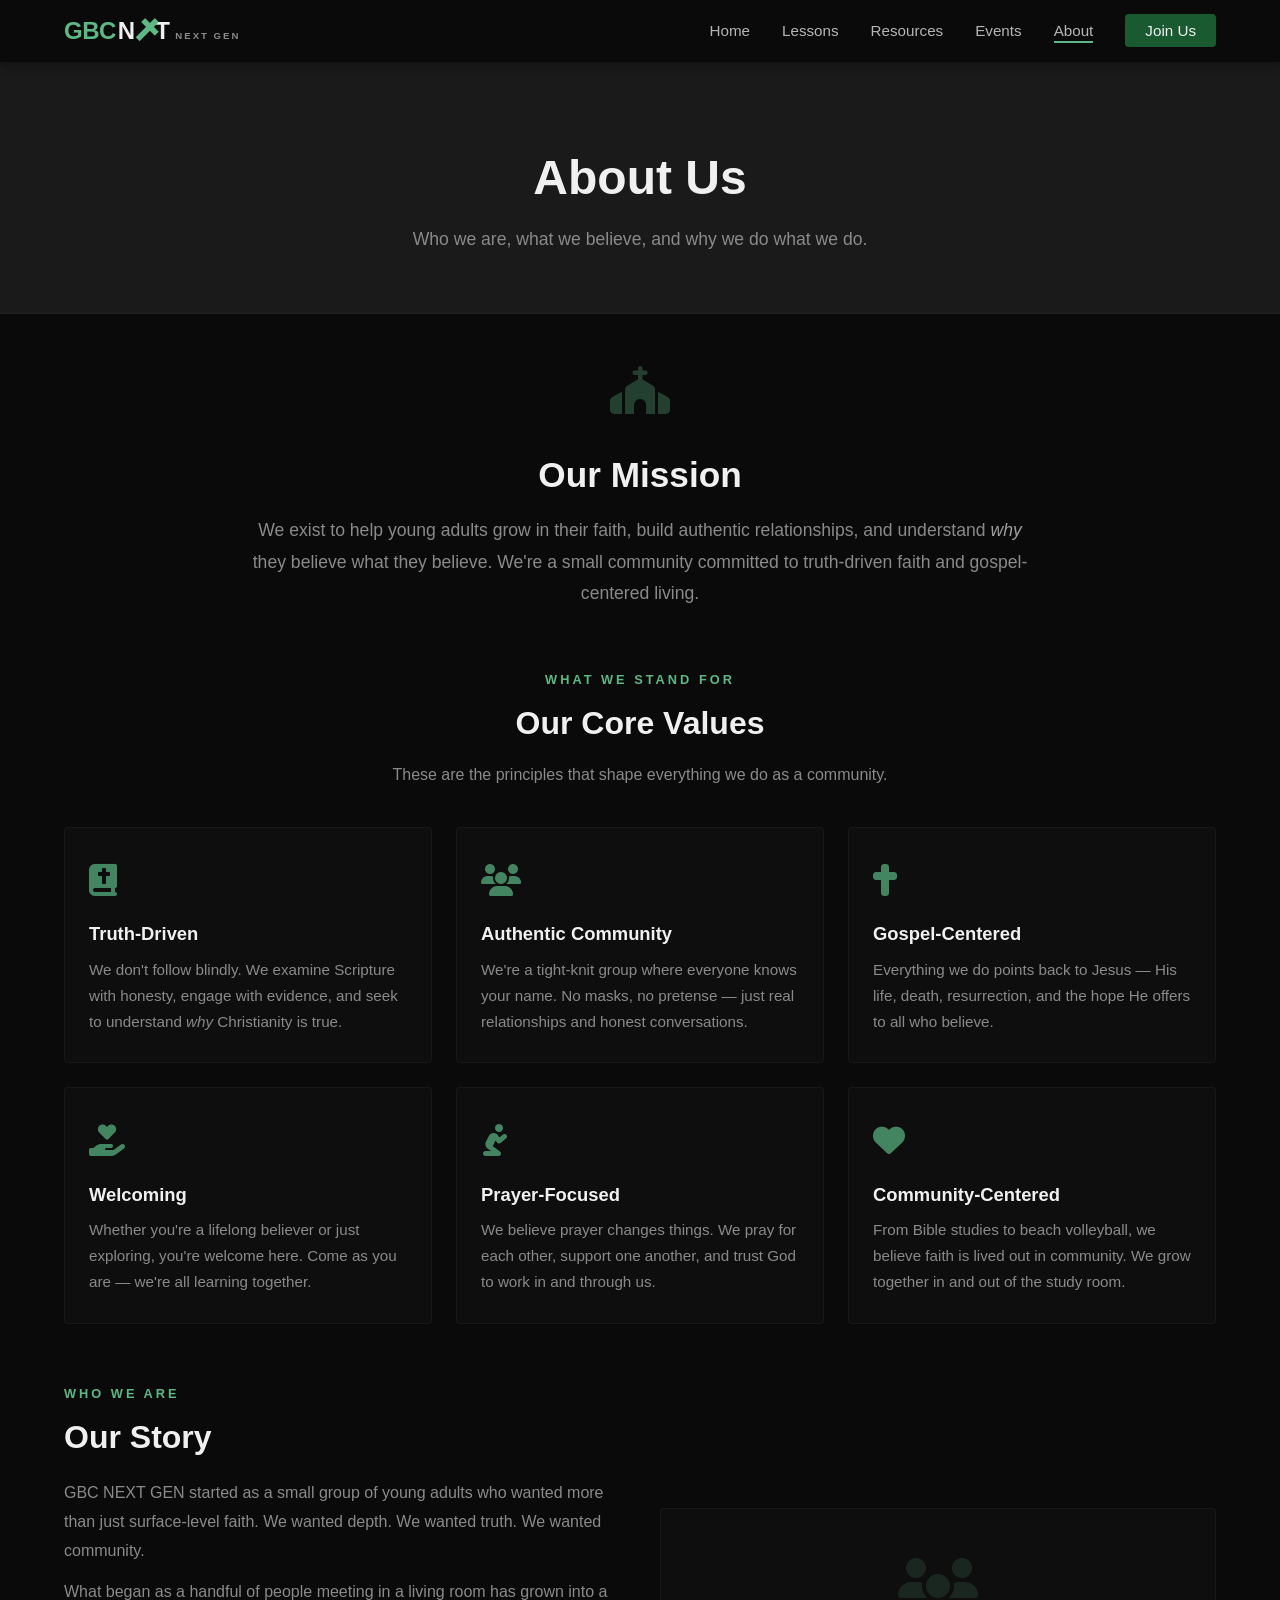
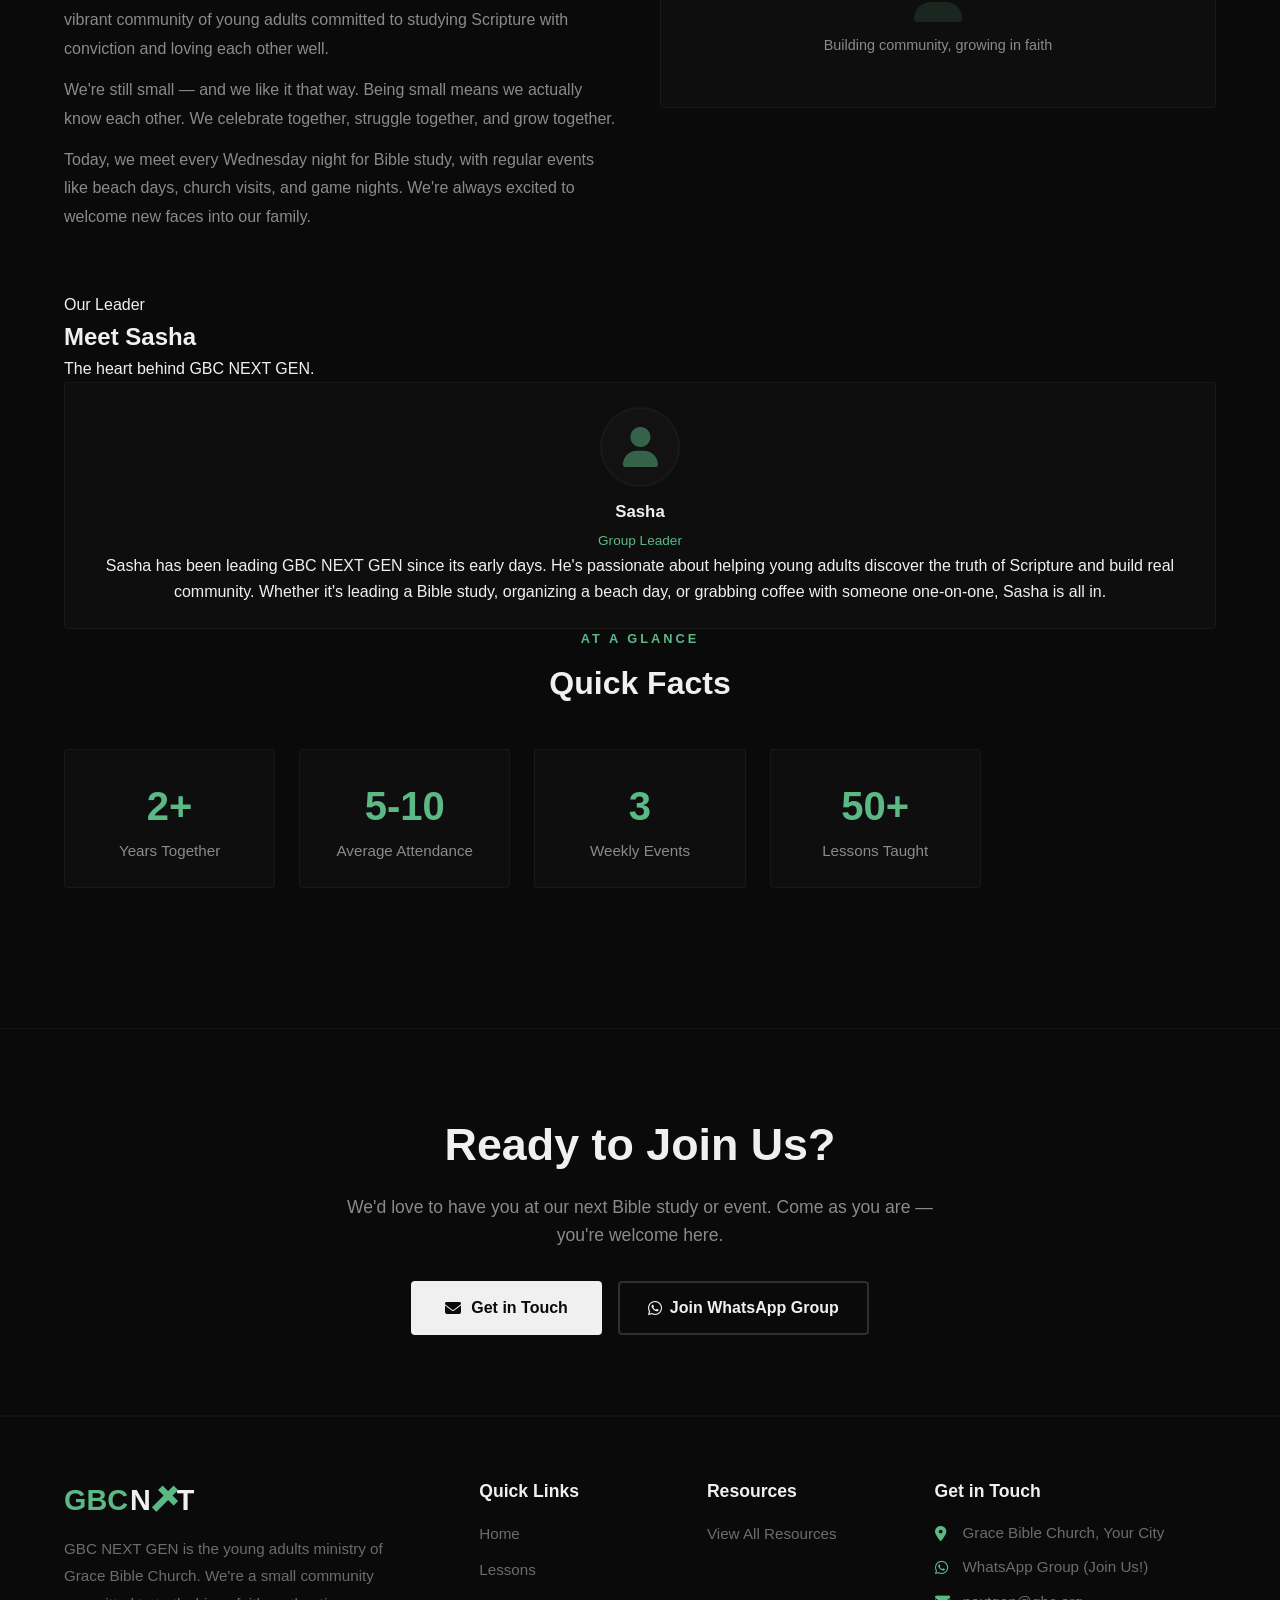
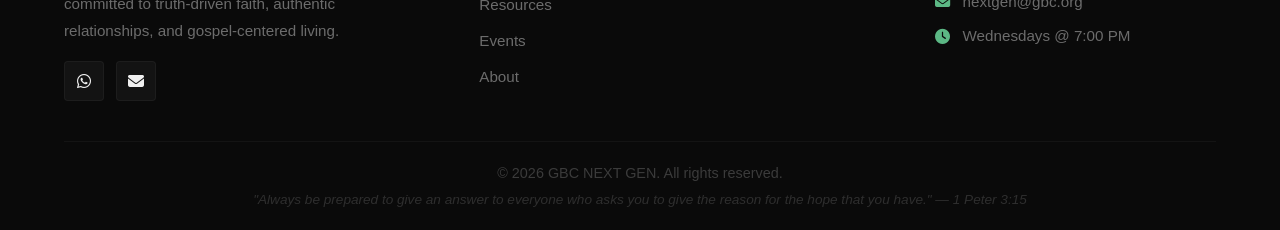
<file: pages/about.html>
<!DOCTYPE html>
<html lang="en">
<head>
    <meta charset="UTF-8" />
    <meta name="viewport" content="width=device-width, initial-scale=1.0" />
    <title>GBC NEXT GEN | About Us</title>
    <link rel="stylesheet" href="/css/style.css" />
    <link rel="stylesheet" href="/css/about.css" />
    <!-- Font Awesome for icons -->
    <link rel="stylesheet" href="https://cdnjs.cloudflare.com/ajax/libs/font-awesome/6.5.0/css/all.min.css" />
</head>
<body>

    <!-- ===== NAVIGATION ===== -->
    <nav>
        <div class="nav-container">
            <div class="nav-logo">
                <span class="logo-text">GBC</span>
                <span class="logo-nxt">N<span class="cross-x">✝</span>T</span>
                <span class="logo-sub">NEXT GEN</span>
            </div>
            <ul class="nav-links">
                <li><a href="/index.html">Home</a></li>
                <li><a href="/pages/lessons.html">Lessons</a></li>
                <li><a href="/pages/resources.html">Resources</a></li>
                <li><a href="/pages/events.html">Events</a></li>
                <li><a href="/pages/about.html" class="active">About</a></li>
                <li><a href="/pages/contact.html" class="nav-cta">Join Us</a></li>
            </ul>
            <div class="hamburger" id="hamburger">
                <span></span>
                <span></span>
                <span></span>
            </div>
        </div>
    </nav>

    <!-- ===== PAGE HEADER ===== -->
    <section class="page-header">
        <div class="container">
            <h1>About Us</h1>
            <p>Who we are, what we believe, and why we do what we do.</p>
        </div>
    </section>

    <!-- ===== ABOUT CONTENT ===== -->
    <section class="about-section">
        <div class="container" id="aboutContainer">
            <div id="aboutLoading" style="text-align: center; padding: 60px 0; color: var(--gray);">
                <i class="fas fa-spinner fa-spin" style="font-size: 2rem; color: var(--green-accent);"></i>
                <p style="margin-top: 12px;">Loading...</p>
            </div>
        </div>
    </section>

    <!-- ===== CTA BANNER ===== -->
    <section class="cta-banner">
        <div class="container">
            <div class="cta-banner-content">
                <h2>Ready to Join Us?</h2>
                <p>We'd love to have you at our next Bible study or event. Come as you are — you're welcome here.</p>
                <div class="cta-banner-buttons">
                    <a href="/pages/contact.html" class="btn-primary btn-white">
                        <i class="fas fa-envelope"></i> Get in Touch
                    </a>
                    <a href="/pages/contact.html" class="btn-outline btn-outline-white">
                        <i class="fab fa-whatsapp"></i> Join WhatsApp Group
                    </a>
                </div>
            </div>
        </div>
    </section>

    <!-- ===== FOOTER ===== -->
    <footer>
        <div class="container">
            <div class="footer-grid">
                <div class="footer-about">
                    <div class="footer-logo">
                        <span class="logo-text">GBC</span>
                        <span class="logo-nxt">N<span class="cross-x">✝</span>T</span>
                    </div>
                    <p>GBC NEXT GEN is the young adults ministry of Grace Bible Church. We're a small community committed to truth-driven faith, authentic relationships, and gospel-centered living.</p>
                    <div class="footer-social">
                        <a href="#" title="WhatsApp Group"><i class="fab fa-whatsapp"></i></a>
                        <a href="#" title="Email"><i class="fas fa-envelope"></i></a>
                    </div>
                </div>
                <div class="footer-links">
                    <h4>Quick Links</h4>
                    <ul>
                        <li><a href="index.html">Home</a></li>
                        <li><a href="/pages/lessons.html">Lessons</a></li>
                        <li><a href="/pages/resources.html">Resources</a></li>
                        <li><a href="/pages/events.html">Events</a></li>
                        <li><a href="/pages/about.html">About</a></li>
                    </ul>
                </div>
                <div class="footer-links">
                    <h4>Resources</h4>
                    <ul>
                        <li><a href="/pages/resources.html">View All Resources</a></li>
                    </ul>
                </div>
                <div class="footer-contact">
                    <h4>Get in Touch</h4>
                    <ul>
                        <li><i class="fas fa-map-marker-alt"></i> Grace Bible Church, Your City</li>
                        <li><i class="fab fa-whatsapp"></i> WhatsApp Group (Join Us!)</li>
                        <li><i class="fas fa-envelope"></i> nextgen@gbc.org</li>
                        <li><i class="fas fa-clock"></i> Wednesdays @ 7:00 PM</li>
                    </ul>
                </div>
            </div>
            <div class="footer-bottom">
                <p>&copy; 2026 GBC NEXT GEN. All rights reserved.</p>
                <p class="footer-verse">"Always be prepared to give an answer to everyone who asks you to give the reason for the hope that you have." — 1 Peter 3:15</p>
            </div>
        </div>
    </footer>

    <!-- ===== JAVASCRIPT ===== -->
    <script src="/js/about.js"></script>
    <script>
        // Hamburger menu toggle
        document.getElementById('hamburger').addEventListener('click', function() {
            document.querySelector('.nav-links').classList.toggle('active');
            this.classList.toggle('active');
        });
    </script>

</body>
</html>
</file>
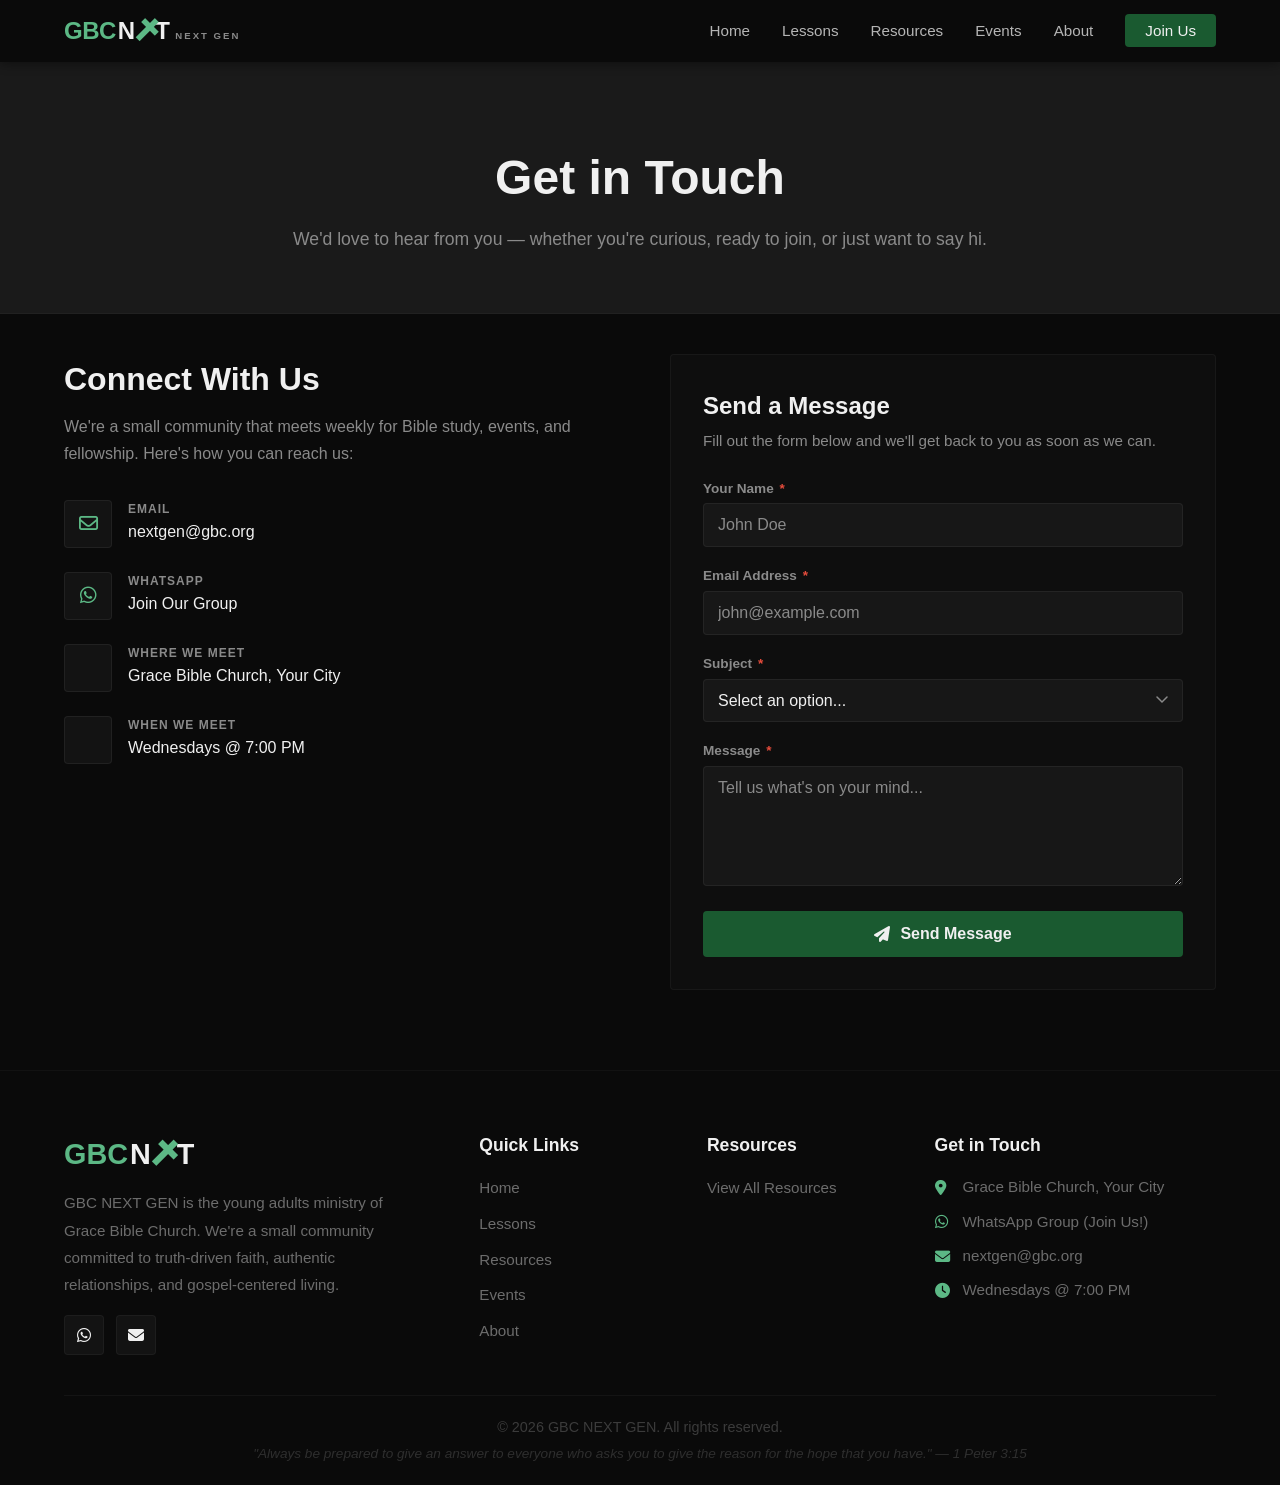
<file: pages/contact.html>
<!DOCTYPE html>
<html lang="en">
<head>
    <meta charset="UTF-8" />
    <meta name="viewport" content="width=device-width, initial-scale=1.0" />
    <title>GBC NEXT GEN | Contact</title>
    <link rel="stylesheet" href="/css/style.css" />
    <link rel="stylesheet" href="/css/contact.css" />
    <!-- Font Awesome for icons -->
    <link rel="stylesheet" href="https://cdnjs.cloudflare.com/ajax/libs/font-awesome/6.5.0/css/all.min.css" />
</head>
<body>

    <!-- ===== NAVIGATION ===== -->
    <nav>
        <div class="nav-container">
            <div class="nav-logo">
                <span class="logo-text">GBC</span>
                <span class="logo-nxt">N<span class="cross-x">✝</span>T</span>
                <span class="logo-sub">NEXT GEN</span>
            </div>
            <ul class="nav-links">
                <li><a href="/index.html">Home</a></li>
                <li><a href="/pages/lessons.html">Lessons</a></li>
                <li><a href="/pages/resources.html">Resources</a></li>
                <li><a href="/pages/events.html">Events</a></li>
                <li><a href="/pages/about.html">About</a></li>
                <li><a href="/pages/contact.html" class="active nav-cta">Join Us</a></li>
            </ul>
            <div class="hamburger" id="hamburger">
                <span></span>
                <span></span>
                <span></span>
            </div>
        </div>
    </nav>

    <!-- ===== PAGE HEADER ===== -->
    <section class="page-header">
        <div class="container">
            <h1>Get in Touch</h1>
            <p>We'd love to hear from you — whether you're curious, ready to join, or just want to say hi.</p>
        </div>
    </section>

    <!-- ===== CONTENT ===== -->
    <section class="contact-section">
        <div class="container" id="contactContainer">
            <div id="contactLoading" style="text-align: center; padding: 60px 0; color: var(--gray);">
                <i class="fas fa-spinner fa-spin" style="font-size: 2rem; color: var(--green-accent);"></i>
                <p style="margin-top: 12px;">Loading...</p>
            </div>
        </div>
    </section>

    <!-- ===== FOOTER ===== -->
    <footer>
        <div class="container">
            <div class="footer-grid">
                <div class="footer-about">
                    <div class="footer-logo">
                        <span class="logo-text">GBC</span>
                        <span class="logo-nxt">N<span class="cross-x">✝</span>T</span>
                    </div>
                    <p>GBC NEXT GEN is the young adults ministry of Grace Bible Church. We're a small community committed to truth-driven faith, authentic relationships, and gospel-centered living.</p>
                    <div class="footer-social">
                        <a href="#" title="WhatsApp Group"><i class="fab fa-whatsapp"></i></a>
                        <a href="#" title="Email"><i class="fas fa-envelope"></i></a>
                    </div>
                </div>
                <div class="footer-links">
                    <h4>Quick Links</h4>
                    <ul>
                        <li><a href="/index.html">Home</a></li>
                        <li><a href="/pages/lessons.html">Lessons</a></li>
                        <li><a href="/pages/resources.html">Resources</a></li>
                        <li><a href="/pages/events.html">Events</a></li>
                        <li><a href="/pages/about.html">About</a></li>
                    </ul>
                </div>
                <div class="footer-links">
                    <h4>Resources</h4>
                    <ul>
                        <li><a href="/pages/resources.html">View All Resources</a></li>
                    </ul>
                </div>
                <div class="footer-contact">
                    <h4>Get in Touch</h4>
                    <ul>
                        <li><i class="fas fa-map-marker-alt"></i> Grace Bible Church, Your City</li>
                        <li><i class="fab fa-whatsapp"></i> WhatsApp Group (Join Us!)</li>
                        <li><i class="fas fa-envelope"></i> nextgen@gbc.org</li>
                        <li><i class="fas fa-clock"></i> Wednesdays @ 7:00 PM</li>
                    </ul>
                </div>
            </div>
            <div class="footer-bottom">
                <p>&copy; 2026 GBC NEXT GEN. All rights reserved.</p>
                <p class="footer-verse">"Always be prepared to give an answer to everyone who asks you to give the reason for the hope that you have." — 1 Peter 3:15</p>
            </div>
        </div>
    </footer>

    <!-- ===== JAVASCRIPT ===== -->
    <script src="/js/contact.js"></script>
    <script>
        // Hamburger menu toggle
        document.getElementById('hamburger').addEventListener('click', function() {
            document.querySelector('.nav-links').classList.toggle('active');
            this.classList.toggle('active');
        });
    </script>

</body>
</html>
</file>
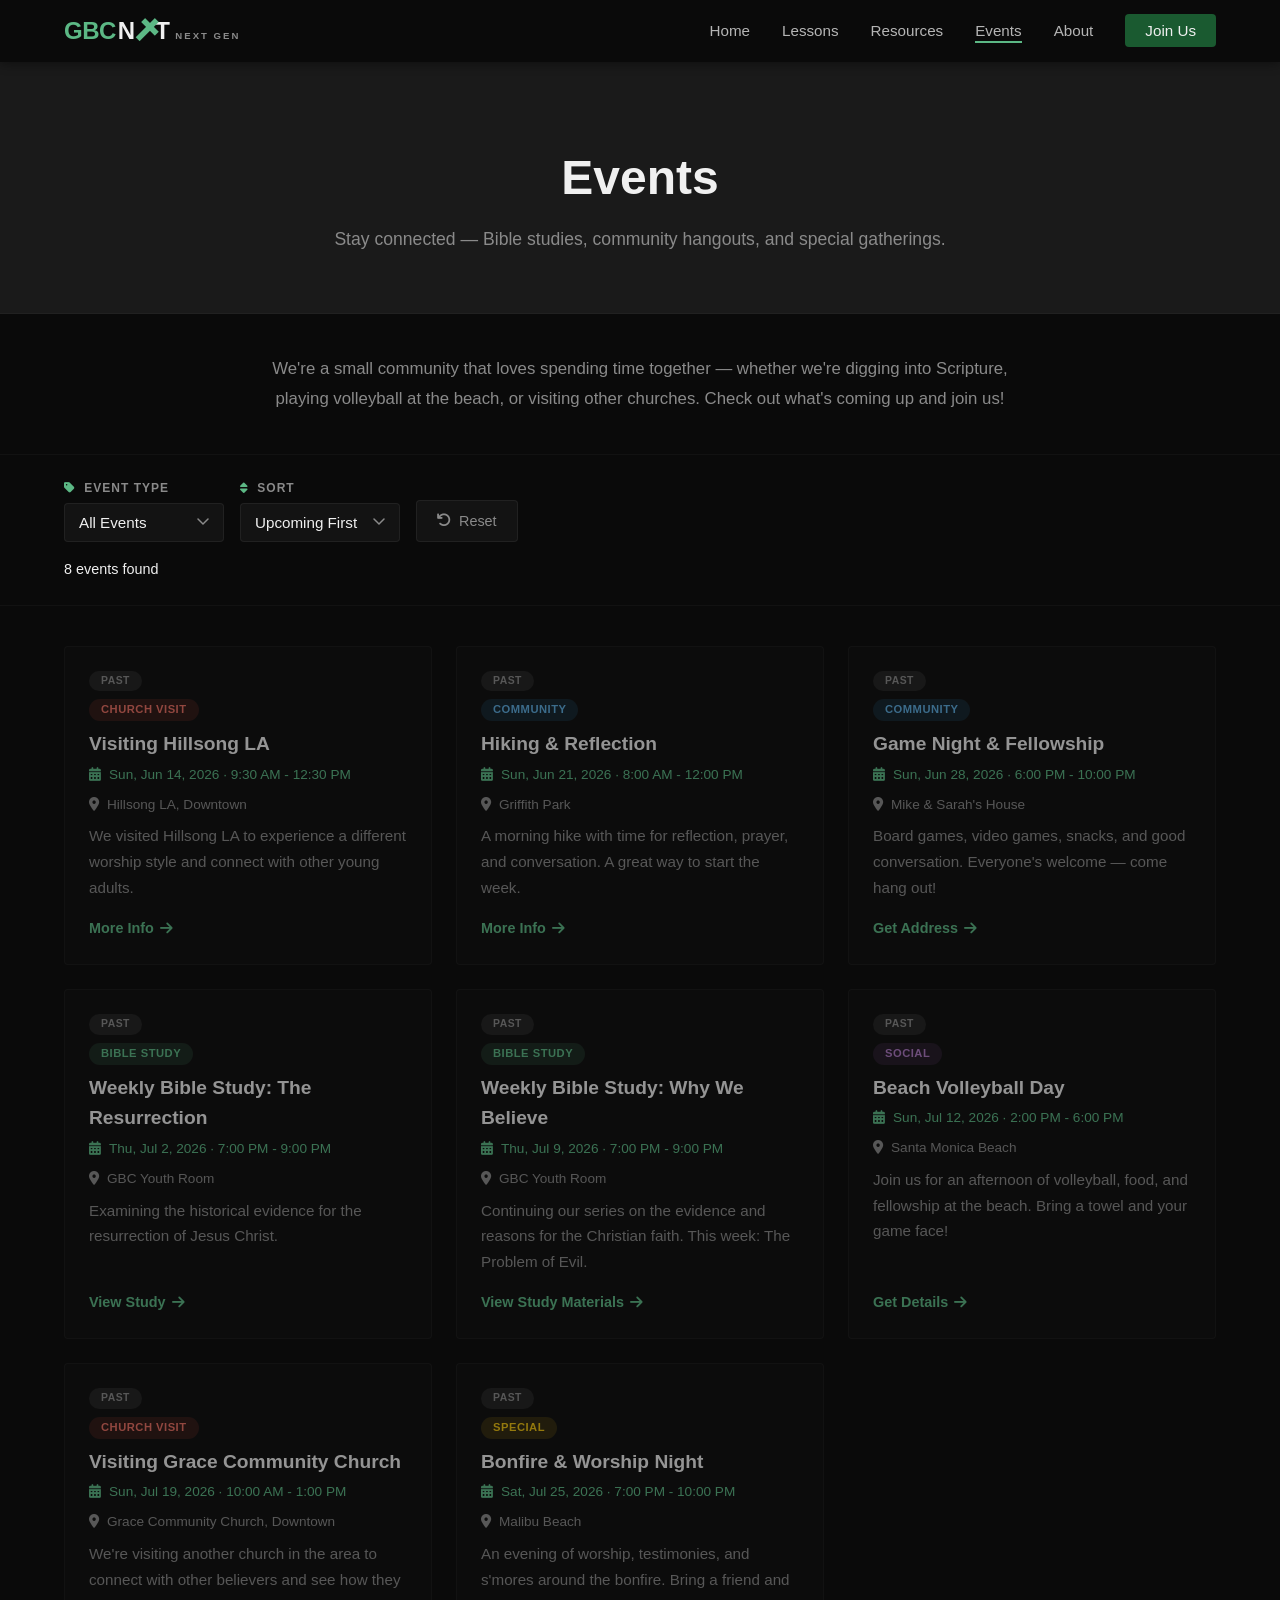
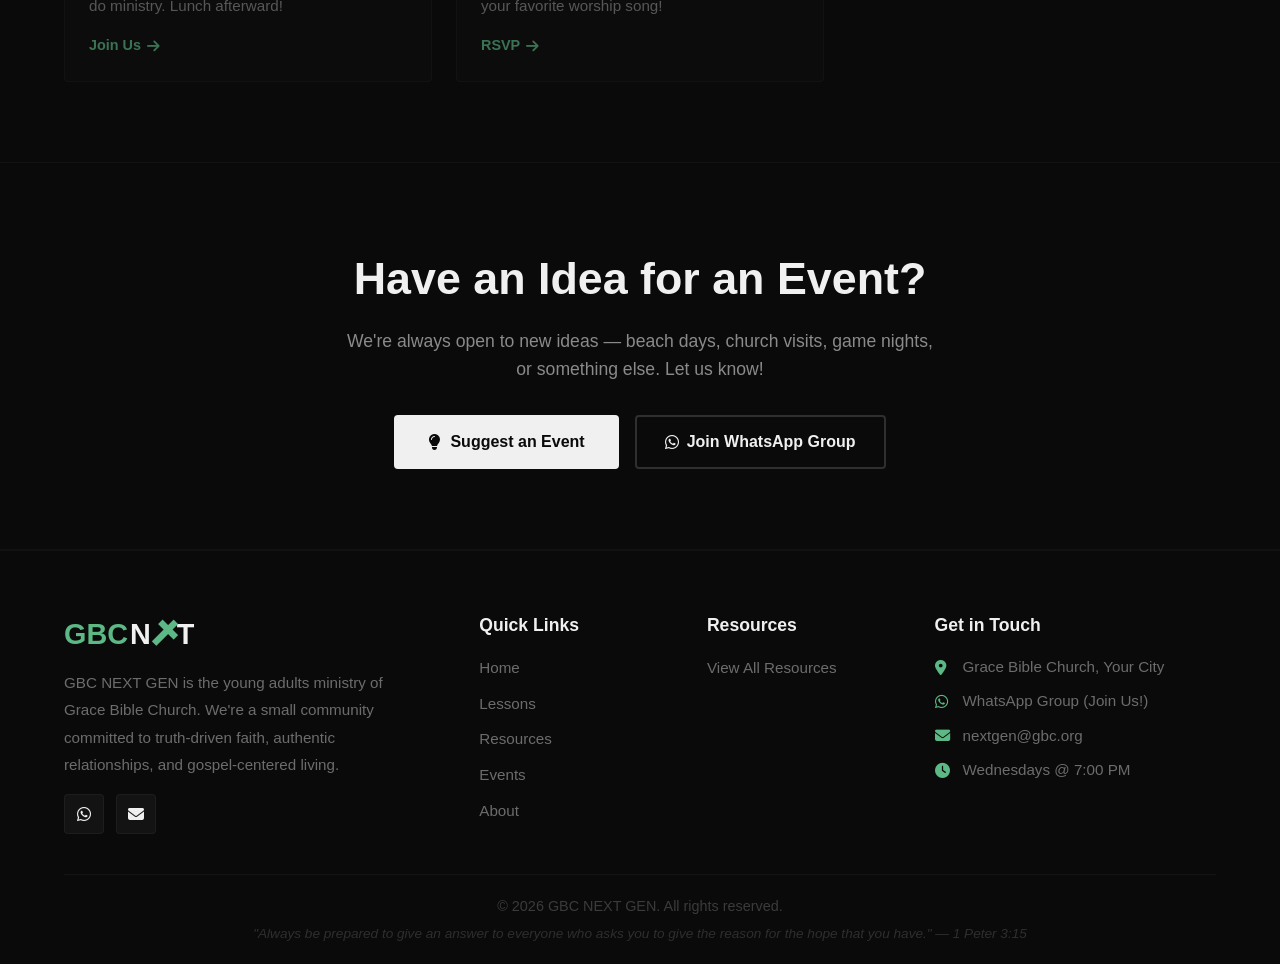
<file: pages/events.html>
<!DOCTYPE html>
<html lang="en">
<head>
    <meta charset="UTF-8" />
    <meta name="viewport" content="width=device-width, initial-scale=1.0" />
    <title>GBC NEXT GEN | Events</title>
    <link rel="stylesheet" href="/css/style.css" />
    <link rel="stylesheet" href="/css/events.css" />
    <!-- Font Awesome for icons -->
    <link rel="stylesheet" href="https://cdnjs.cloudflare.com/ajax/libs/font-awesome/6.5.0/css/all.min.css" />
</head>
<body>

    <!-- ===== NAVIGATION ===== -->
    <nav>
        <div class="nav-container">
            <div class="nav-logo">
                <span class="logo-text">GBC</span>
                <span class="logo-nxt">N<span class="cross-x">✝</span>T</span>
                <span class="logo-sub">NEXT GEN</span>
            </div>
            <ul class="nav-links">
                <li><a href="/index.html">Home</a></li>
                <li><a href="/pages/lessons.html">Lessons</a></li>
                <li><a href="/pages/resources.html">Resources</a></li>
                <li><a href="/pages/events.html" class="active">Events</a></li>
                <li><a href="/pages/about.html">About</a></li>
                <li><a href="/pages/contact.html" class="nav-cta">Join Us</a></li>
            </ul>
            <div class="hamburger" id="hamburger">
                <span></span>
                <span></span>
                <span></span>
            </div>
        </div>
    </nav>

    <!-- ===== PAGE HEADER ===== -->
    <section class="page-header">
        <div class="container">
            <h1>Events</h1>
            <p>Stay connected — Bible studies, community hangouts, and special gatherings.</p>
        </div>
    </section>

    <!-- ===== EVENTS INTRODUCTION ===== -->
    <section class="events-intro">
        <div class="container">
            <div class="intro-content">
                <p>
                    We're a small community that loves spending time together — whether we're digging into Scripture,
                    playing volleyball at the beach, or visiting other churches. Check out what's coming up and join us!
                </p>
            </div>
        </div>
    </section>

    <!-- ===== FILTERS ===== -->
    <section class="filters-section">
        <div class="container">
            <div class="filters-wrapper">
                <div class="filter-controls">
                    <div class="filter-group">
                        <label for="eventTypeFilter"><i class="fas fa-tag"></i> Event Type</label>
                        <select id="eventTypeFilter">
                            <option value="all">All Events</option>
                        </select>
                    </div>
                    <div class="filter-group">
                        <label for="eventSort"><i class="fas fa-sort"></i> Sort</label>
                        <select id="eventSort">
                            <option value="upcoming">Upcoming First</option>
                            <option value="past">Past First</option>
                        </select>
                    </div>
                    <button id="resetFilters" class="btn-reset">
                        <i class="fas fa-undo"></i> Reset
                    </button>
                </div>
                <div class="results-info">
                    <span id="resultsCount">Loading events...</span>
                </div>
            </div>
        </div>
    </section>

    <!-- ===== EVENTS GRID ===== -->
    <section class="events-grid-section">
        <div class="container">
            <div id="eventsContainer">
                <div id="eventsLoading" style="text-align: center; padding: 60px 0; color: var(--gray);">
                    <i class="fas fa-spinner fa-spin" style="font-size: 2rem; color: var(--green-accent);"></i>
                    <p style="margin-top: 12px;">Loading events...</p>
                </div>
            </div>
        </div>
    </section>

    <!-- ===== CTA BANNER ===== -->
    <section class="cta-banner">
        <div class="container">
            <div class="cta-banner-content">
                <h2>Have an Idea for an Event?</h2>
                <p>We're always open to new ideas — beach days, church visits, game nights, or something else. Let us know!</p>
                <div class="cta-banner-buttons">
                    <a href="/pages/contact.html" class="btn-primary btn-white">
                        <i class="fas fa-lightbulb"></i> Suggest an Event
                    </a>
                    <a href="/pages/contact.html" class="btn-outline btn-outline-white">
                        <i class="fab fa-whatsapp"></i> Join WhatsApp Group
                    </a>
                </div>
            </div>
        </div>
    </section>

    <!-- ===== FOOTER ===== -->
    <footer>
        <div class="container">
            <div class="footer-grid">
                <div class="footer-about">
                    <div class="footer-logo">
                        <span class="logo-text">GBC</span>
                        <span class="logo-nxt">N<span class="cross-x">✝</span>T</span>
                    </div>
                    <p>GBC NEXT GEN is the young adults ministry of Grace Bible Church. We're a small community committed to truth-driven faith, authentic relationships, and gospel-centered living.</p>
                    <div class="footer-social">
                        <a href="#" title="WhatsApp Group"><i class="fab fa-whatsapp"></i></a>
                        <a href="#" title="Email"><i class="fas fa-envelope"></i></a>
                    </div>
                </div>
                <div class="footer-links">
                    <h4>Quick Links</h4>
                    <ul>
                        <li><a href="/index.html">Home</a></li>
                        <li><a href="/pages/lessons.html">Lessons</a></li>
                        <li><a href="/pages/resources.html">Resources</a></li>
                        <li><a href="/pages/events.html">Events</a></li>
                        <li><a href="/pages/about.html">About</a></li>
                    </ul>
                </div>
                <div class="footer-links">
                    <h4>Resources</h4>
                    <ul>
                        <li><a href="/pages/resources.html">View All Resources</a></li>
                    </ul>
                </div>
                <div class="footer-contact">
                    <h4>Get in Touch</h4>
                    <ul>
                        <li><i class="fas fa-map-marker-alt"></i> Grace Bible Church, Your City</li>
                        <li><i class="fab fa-whatsapp"></i> WhatsApp Group (Join Us!)</li>
                        <li><i class="fas fa-envelope"></i> nextgen@gbc.org</li>
                        <li><i class="fas fa-clock"></i> Wednesdays @ 7:00 PM</li>
                    </ul>
                </div>
            </div>
            <div class="footer-bottom">
                <p>&copy; 2026 GBC NEXT GEN. All rights reserved.</p>
                <p class="footer-verse">"Always be prepared to give an answer to everyone who asks you to give the reason for the hope that you have." — 1 Peter 3:15</p>
            </div>
        </div>
    </footer>

    <!-- ===== JAVASCRIPT ===== -->
    <script src="/js/events.js"></script>
    <script>
        // Hamburger menu toggle
        document.getElementById('hamburger').addEventListener('click', function() {
            document.querySelector('.nav-links').classList.toggle('active');
            this.classList.toggle('active');
        });
    </script>

</body>
</html>
</file>
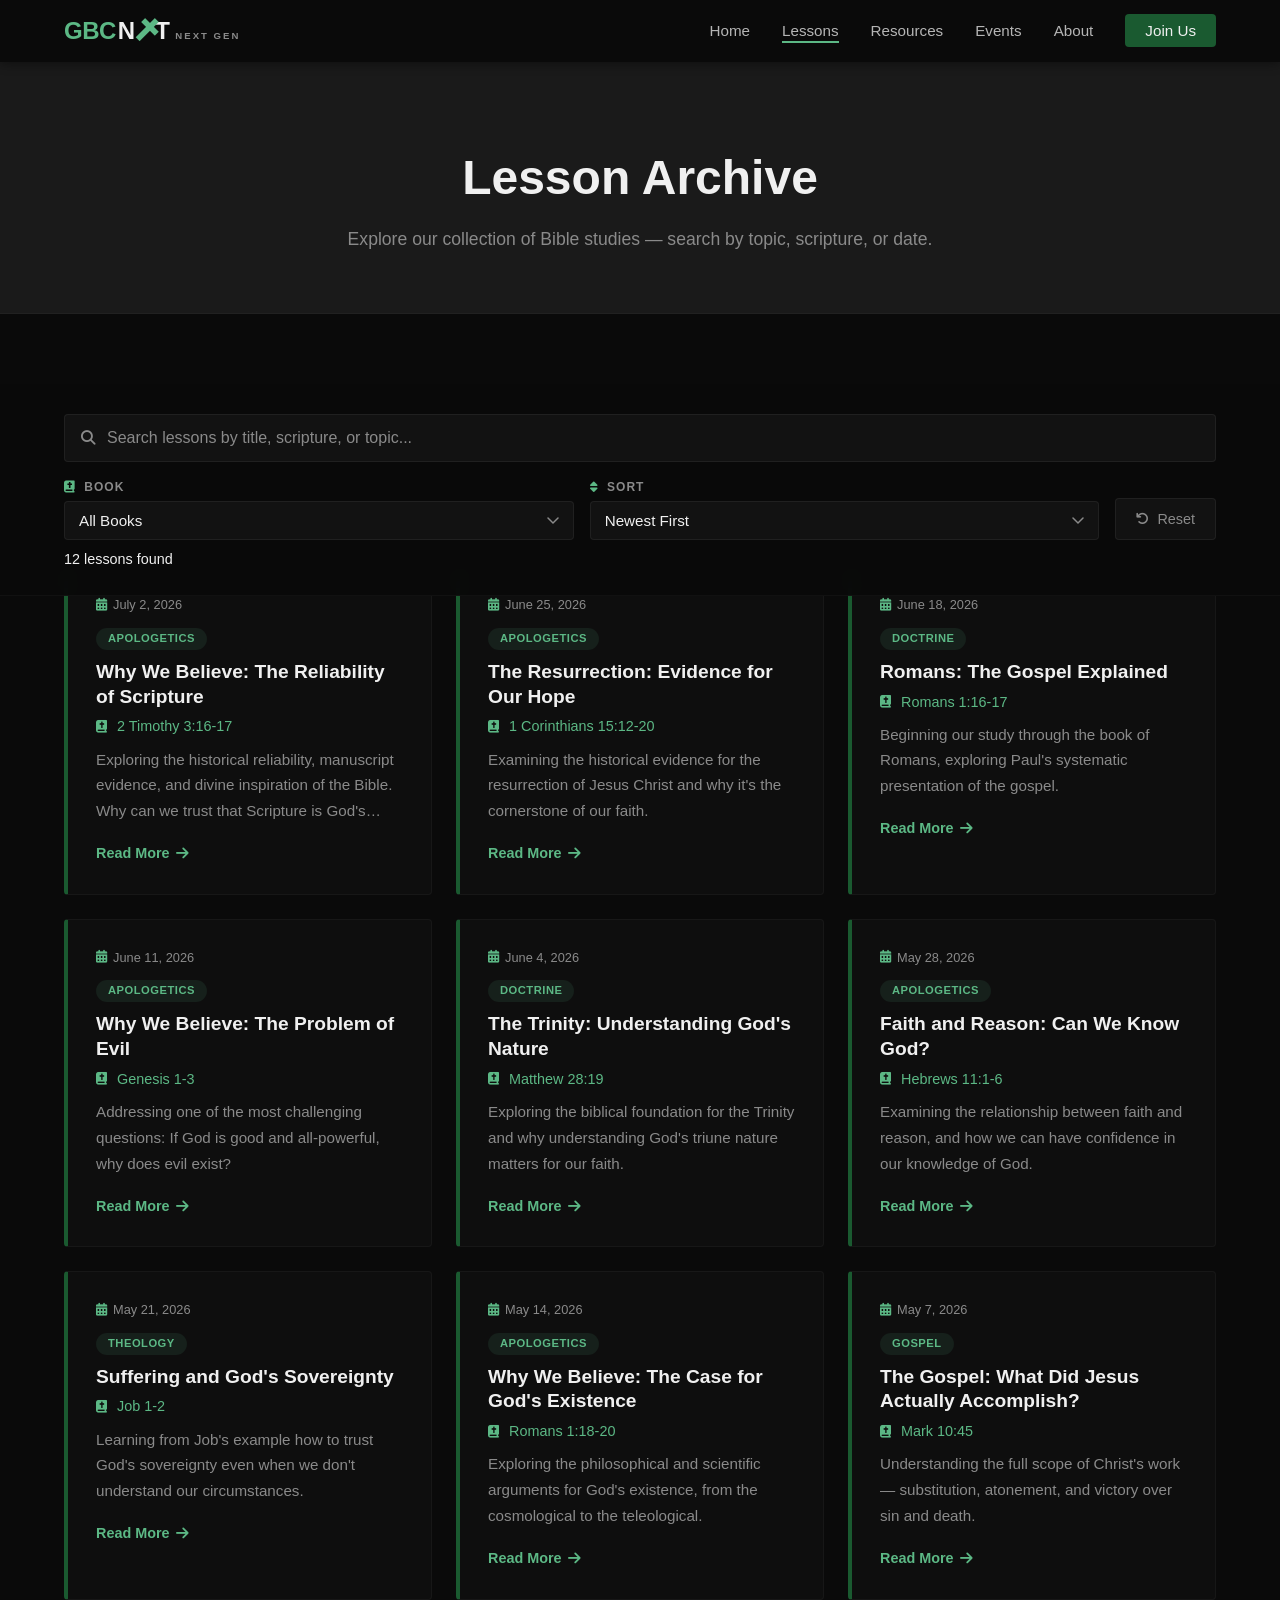
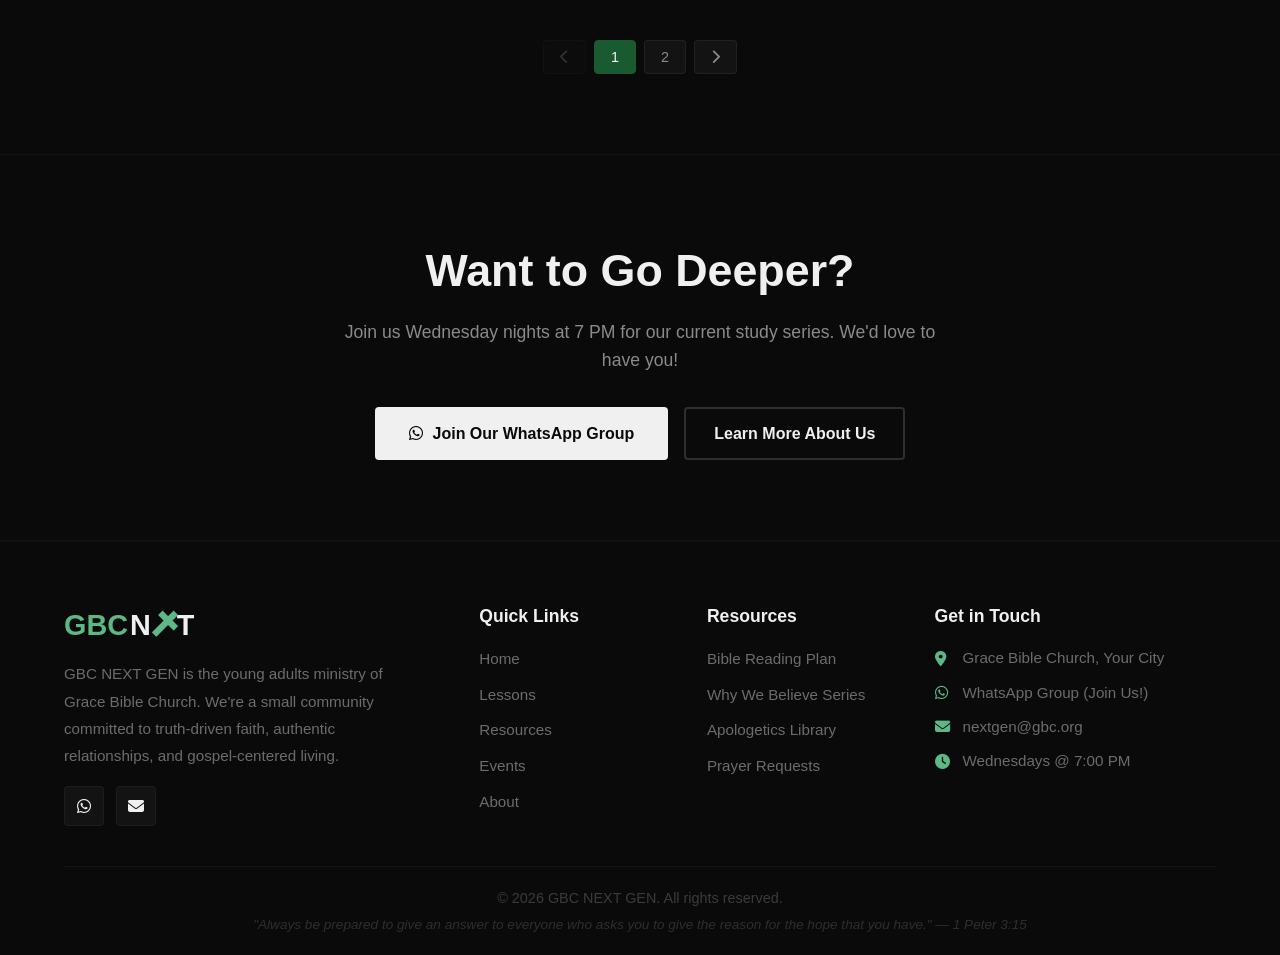
<file: pages/lessons.html>
<!DOCTYPE html>
<html lang="en">
<head>
    <meta charset="UTF-8" />
    <meta name="viewport" content="width=device-width, initial-scale=1.0" />
    <title>GBC NEXT GEN | Lesson Archive</title>
    <link rel="stylesheet" href="/css/style.css" />
    <link rel="stylesheet" href="/css/lessons.css" />
    <!-- Font Awesome for icons -->
    <link rel="stylesheet" href="https://cdnjs.cloudflare.com/ajax/libs/font-awesome/6.5.0/css/all.min.css" />
</head>
<body>

    <!-- ===== NAVIGATION ===== -->
    <nav>
        <div class="nav-container">
            <div class="nav-logo">
                <span class="logo-text">GBC</span>
                <span class="logo-nxt">N<span class="cross-x">✝</span>T</span>
                <span class="logo-sub">NEXT GEN</span>
            </div>
            <ul class="nav-links">
                <li><a href="/index.html">Home</a></li>
                <li><a href="/pages/lessons.html" class="active">Lessons</a></li>
                <li><a href="/pages/resources.html">Resources</a></li>
                <li><a href="/pages/events.html">Events</a></li>
                <li><a href="/pages/about.html">About</a></li>
                <li><a href="/pages/contact.html" class="nav-cta">Join Us</a></li>
            </ul>
            <div class="hamburger" id="hamburger">
                <span></span>
                <span></span>
                <span></span>
            </div>
        </div>
    </nav>

    <!-- ===== PAGE HEADER ===== -->
    <section class="page-header">
        <div class="container">
            <h1>Lesson Archive</h1>
            <p>Explore our collection of Bible studies — search by topic, scripture, or date.</p>
        </div>
    </section>

    <!-- ===== FILTERS & SEARCH ===== -->
    <section class="filters-section">
        <div class="container">
            <div class="filters-wrapper">
                <div class="search-bar">
                    <i class="fas fa-search"></i>
                    <input type="text" id="searchInput" placeholder="Search lessons by title, scripture, or topic..." />
                </div>
                <div class="filter-controls">
                    <div class="filter-group">
                        <label for="bookFilter"><i class="fas fa-bible"></i> Book</label>
                        <select id="bookFilter">
                            <option value="all">All Books</option>
                        </select>
                    </div>
                    <div class="filter-group">
                        <label for="sortFilter"><i class="fas fa-sort"></i> Sort</label>
                        <select id="sortFilter">
                            <option value="newest">Newest First</option>
                            <option value="oldest">Oldest First</option>
                            <option value="title">Alphabetical</option>
                        </select>
                    </div>
                    <button id="resetFilters" class="btn-reset">
                        <i class="fas fa-undo"></i> Reset
                    </button>
                </div>
            </div>
            <div class="results-info">
                <span id="resultsCount">Loading lessons...</span>
            </div>
        </div>
    </section>

    <!-- ===== LESSONS GRID ===== -->
    <section class="lessons-archive">
        <div class="container">
            <div class="lessons-grid" id="lessonsGrid">
                <!-- Lessons will be dynamically loaded via JS -->
            </div>
            <div class="pagination" id="pagination">
                <!-- Pagination controls will be dynamically loaded -->
            </div>
        </div>
    </section>

    <!-- ===== CTA BANNER ===== -->
    <section class="cta-banner">
        <div class="container">
            <div class="cta-banner-content">
                <h2>Want to Go Deeper?</h2>
                <p>Join us Wednesday nights at 7 PM for our current study series. We'd love to have you!</p>
                <div class="cta-banner-buttons">
                    <a href="contact.html" class="btn-primary btn-white">
                        <i class="fab fa-whatsapp"></i> Join Our WhatsApp Group
                    </a>
                    <a href="about.html" class="btn-outline btn-outline-white">Learn More About Us</a>
                </div>
            </div>
        </div>
    </section>

    <!-- ===== FOOTER ===== -->
    <footer>
        <div class="container">
            <div class="footer-grid">
                <div class="footer-about">
                    <div class="footer-logo">
                        <span class="logo-text">GBC</span>
                        <span class="logo-nxt">N<span class="cross-x">✝</span>T</span>
                    </div>
                    <p>GBC NEXT GEN is the young adults ministry of Grace Bible Church. We're a small community committed to truth-driven faith, authentic relationships, and gospel-centered living.</p>
                    <div class="footer-social">
                        <a href="#" title="WhatsApp Group"><i class="fab fa-whatsapp"></i></a>
                        <a href="#" title="Email"><i class="fas fa-envelope"></i></a>
                    </div>
                </div>
                <div class="footer-links">
                    <h4>Quick Links</h4>
                    <ul>
                        <li><a href="/index.html">Home</a></li>
                        <li><a href="/pages/lessons.html">Lessons</a></li>
                        <li><a href="/pages/resources.html">Resources</a></li>
                        <li><a href="/pages/events.html">Events</a></li>
                        <li><a href="/pages/about.html">About</a></li>
                    </ul>
                </div>
                <div class="footer-links">
                    <h4>Resources</h4>
                    <ul>
                        <li><a href="#">Bible Reading Plan</a></li>
                        <li><a href="#">Why We Believe Series</a></li>
                        <li><a href="#">Apologetics Library</a></li>
                        <li><a href="#">Prayer Requests</a></li>
                    </ul>
                </div>
                <div class="footer-contact">
                    <h4>Get in Touch</h4>
                    <ul>
                        <li><i class="fas fa-map-marker-alt"></i> Grace Bible Church, Your City</li>
                        <li><i class="fab fa-whatsapp"></i> WhatsApp Group (Join Us!)</li>
                        <li><i class="fas fa-envelope"></i> nextgen@gbc.org</li>
                        <li><i class="fas fa-clock"></i> Wednesdays @ 7:00 PM</li>
                    </ul>
                </div>
            </div>
            <div class="footer-bottom">
                <p>&copy; 2026 GBC NEXT GEN. All rights reserved.</p>
                <p class="footer-verse">"Always be prepared to give an answer to everyone who asks you to give the reason for the hope that you have." — 1 Peter 3:15</p>
            </div>
        </div>
    </footer>

    <!-- ===== JAVASCRIPT ===== -->
    <script src="/js/lessons.js"></script>
    <script>
        // Hamburger menu toggle
        document.getElementById('hamburger').addEventListener('click', function() {
            document.querySelector('.nav-links').classList.toggle('active');
            this.classList.toggle('active');
        });
    </script>

</body>
</html>
</file>
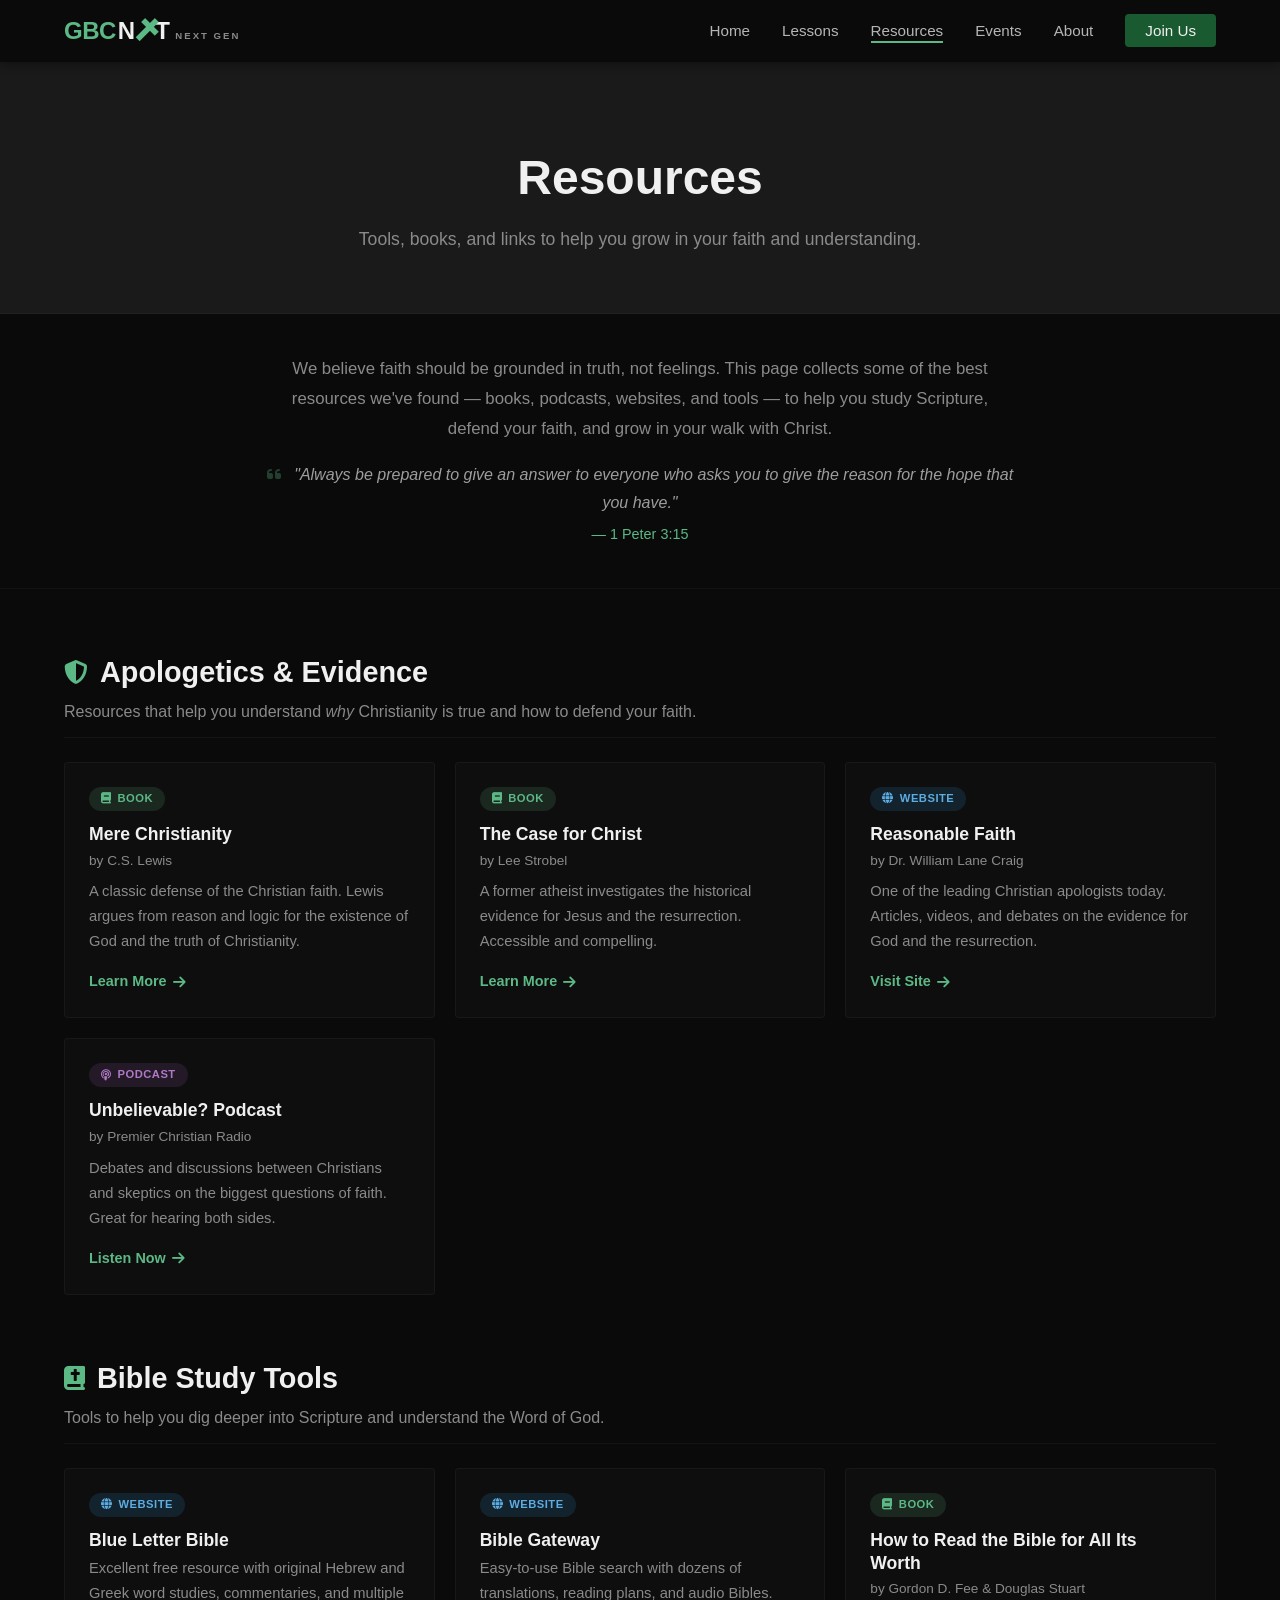
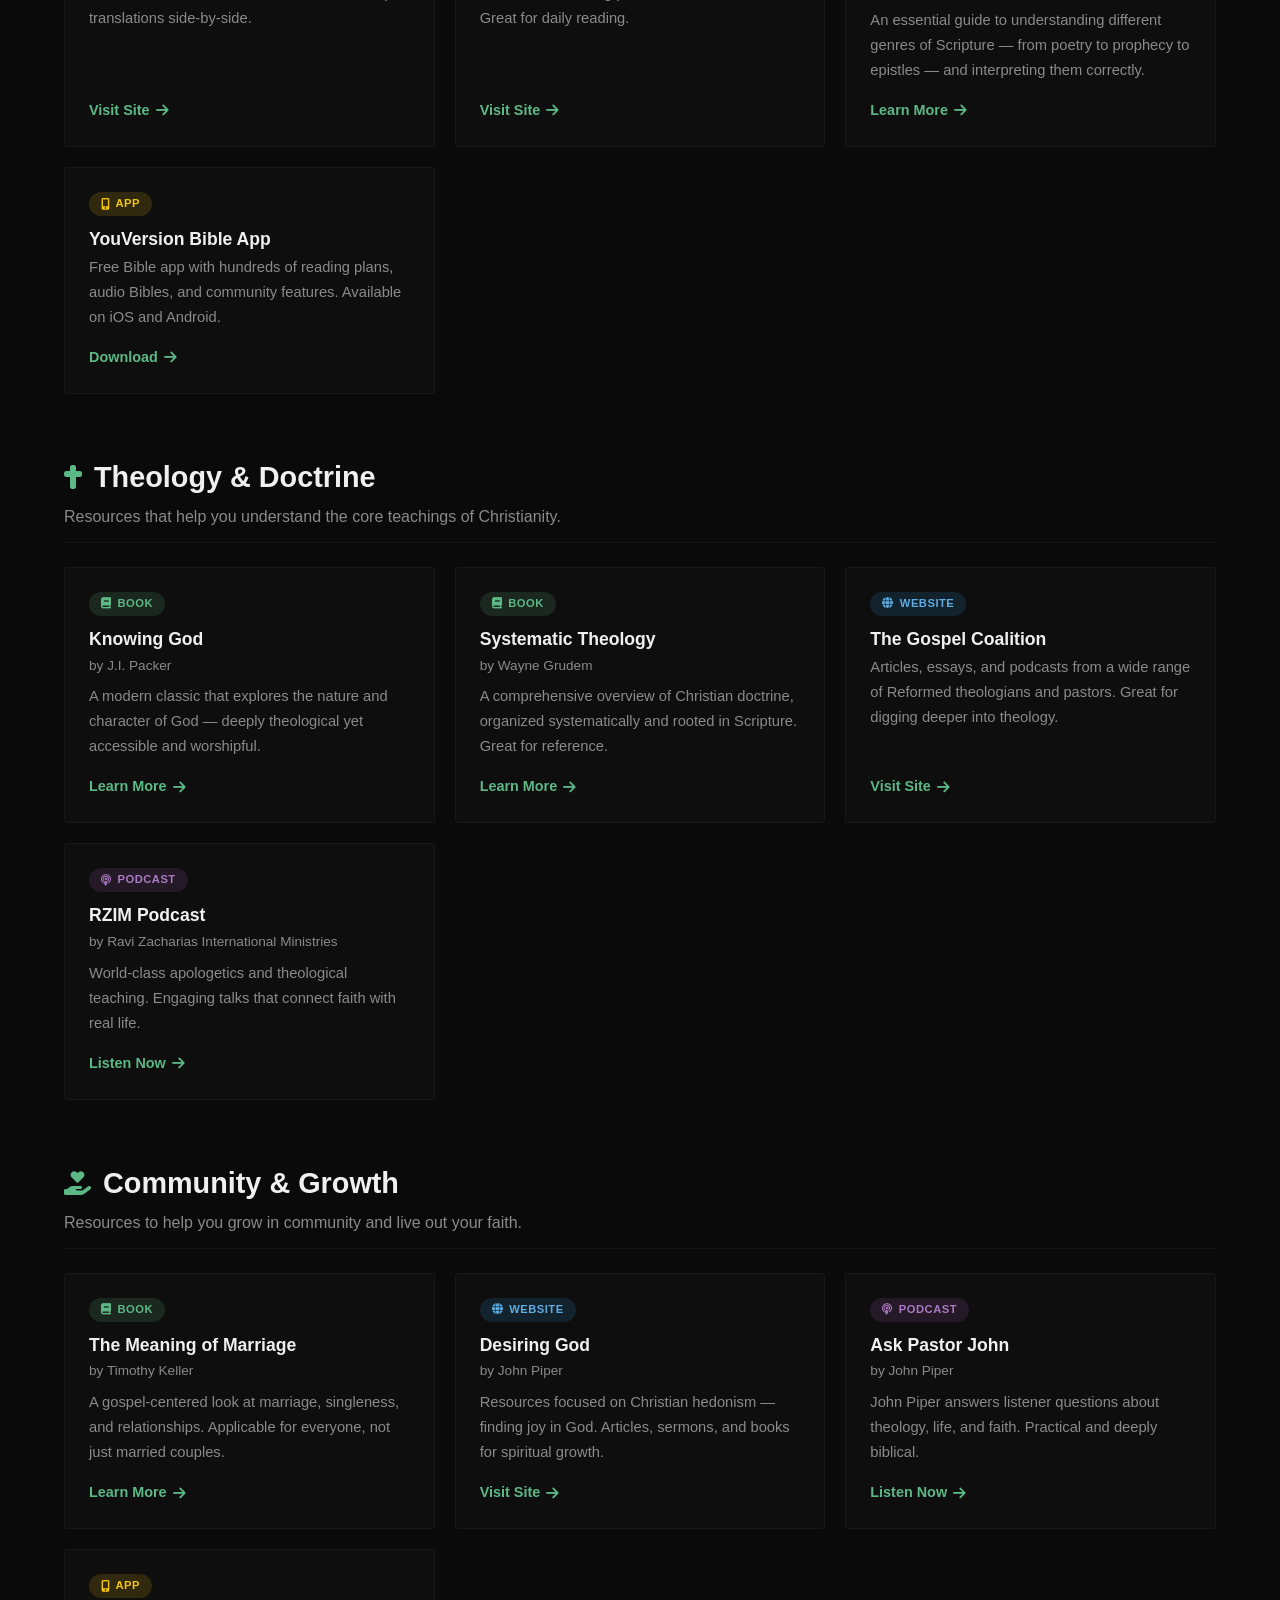
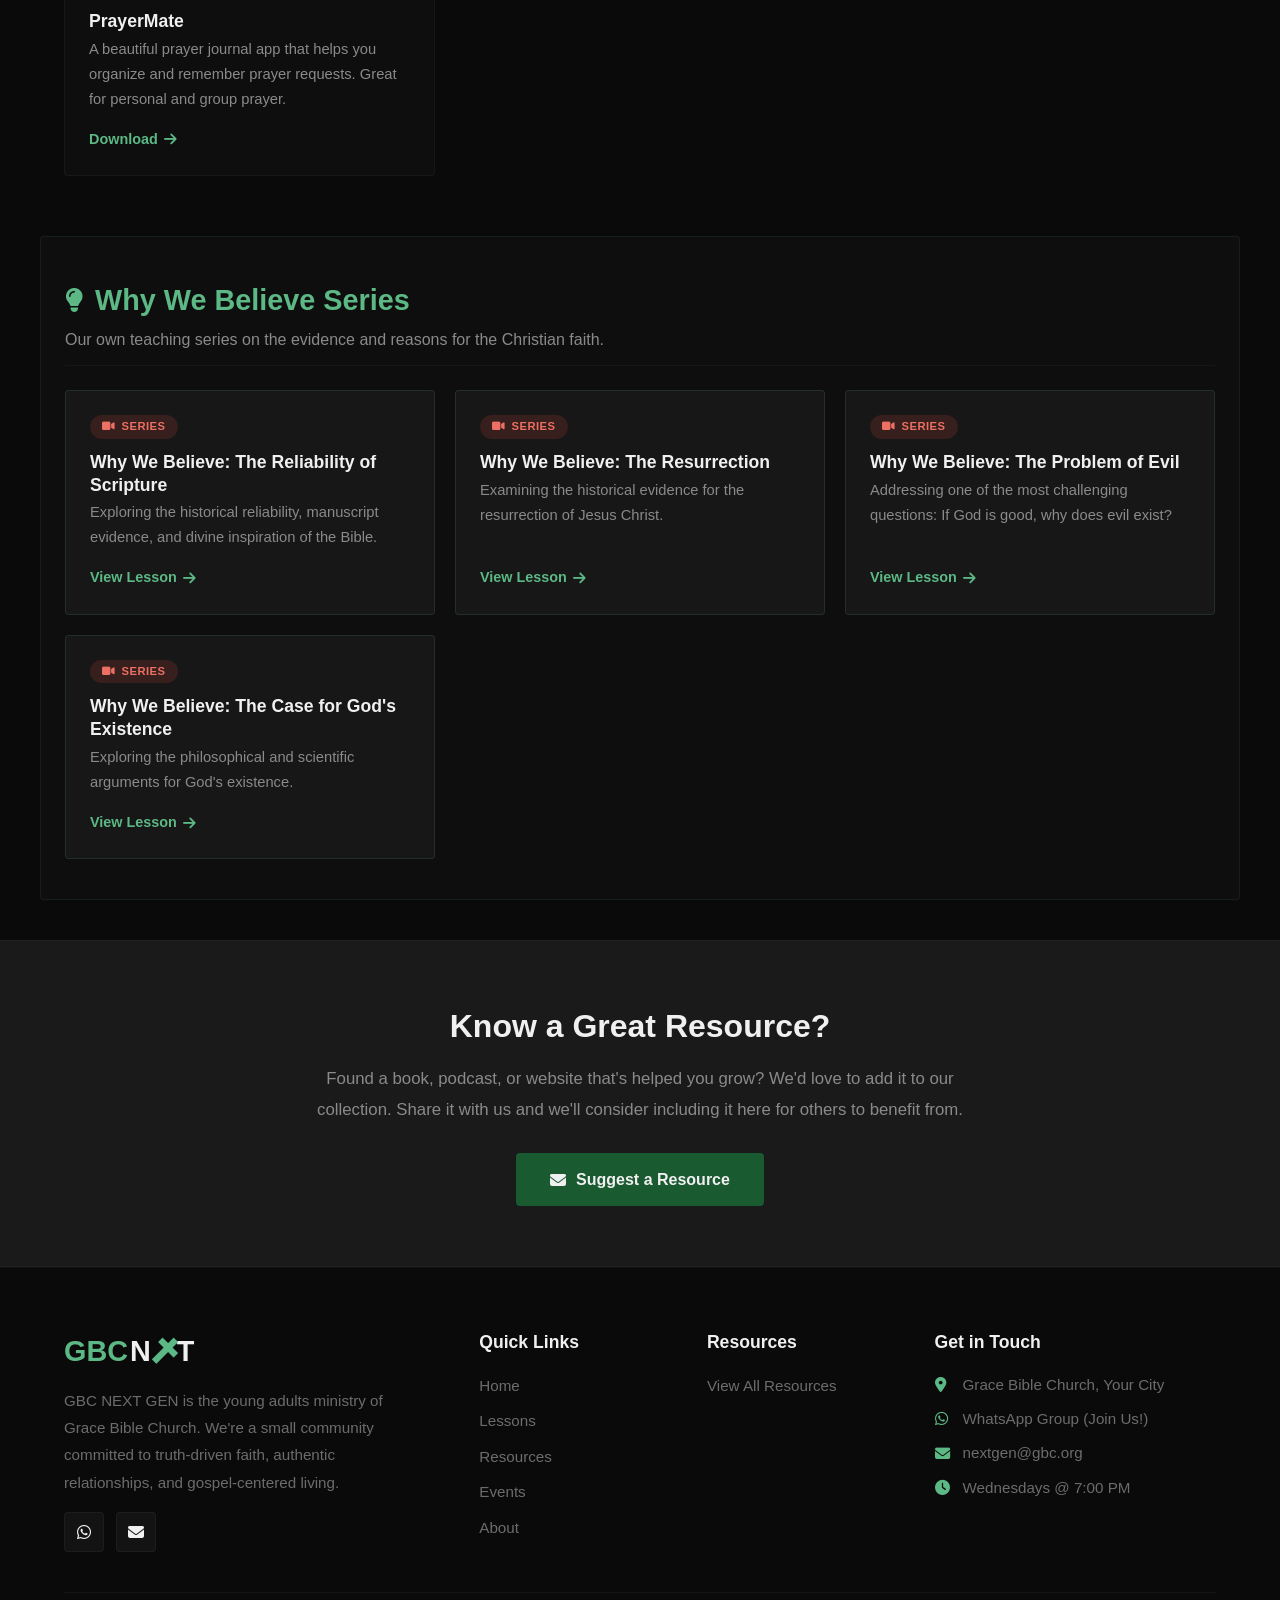
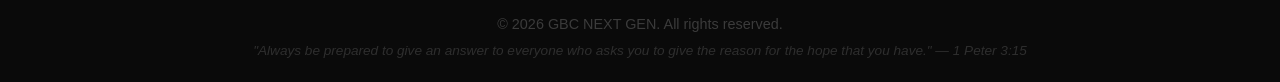
<file: pages/resources.html>
<!DOCTYPE html>
<html lang="en">
<head>
    <meta charset="UTF-8" />
    <meta name="viewport" content="width=device-width, initial-scale=1.0" />
    <title>GBC NEXT GEN | Resources</title>
    <link rel="stylesheet" href="/css/style.css" />
    <link rel="stylesheet" href="/css/resources.css" />
    <!-- Font Awesome for icons -->
    <link rel="stylesheet" href="https://cdnjs.cloudflare.com/ajax/libs/font-awesome/6.5.0/css/all.min.css" />
</head>
<body>

    <!-- ===== NAVIGATION ===== -->
    <nav>
        <div class="nav-container">
            <div class="nav-logo">
                <span class="logo-text">GBC</span>
                <span class="logo-nxt">N<span class="cross-x">✝</span>T</span>
                <span class="logo-sub">NEXT GEN</span>
            </div>
            <ul class="nav-links">
                <li><a href="/index.html">Home</a></li>
                <li><a href="/pages/lessons.html">Lessons</a></li>
                <li><a href="/pages/resources.html" class="active">Resources</a></li>
                <li><a href="/pages/events.html">Events</a></li>
                <li><a href="/pages/about.html">About</a></li>
                <li><a href="/pages/contact.html" class="nav-cta">Join Us</a></li>
            </ul>
            <div class="hamburger" id="hamburger">
                <span></span>
                <span></span>
                <span></span>
            </div>
        </div>
    </nav>

    <!-- ===== PAGE HEADER ===== -->
    <section class="page-header">
        <div class="container">
            <h1>Resources</h1>
            <p>Tools, books, and links to help you grow in your faith and understanding.</p>
        </div>
    </section>

    <!-- ===== RESOURCES INTRODUCTION ===== -->
    <section class="resources-intro">
        <div class="container">
            <div class="intro-content">
                <p>
                    We believe faith should be grounded in truth, not feelings. This page collects some of the best resources we've found 
                    — books, podcasts, websites, and tools — to help you study Scripture, defend your faith, and grow in your walk with Christ.
                </p>
                <p class="intro-verse">
                    <i class="fas fa-quote-left"></i>
                    "Always be prepared to give an answer to everyone who asks you to give the reason for the hope that you have."
                    <span>— 1 Peter 3:15</span>
                </p>
            </div>
        </div>
    </section>

    <!-- ===== RESOURCES GRID ===== -->
    <section class="resources-grid">
        <div class="container" id="resourcesContainer">
            <!-- Resources will be dynamically loaded here -->
            <div id="resourcesLoading" style="text-align: center; padding: 60px 0; color: var(--gray);">
                <i class="fas fa-spinner fa-spin" style="font-size: 2rem; color: var(--green-accent);"></i>
                <p style="margin-top: 12px;">Loading resources...</p>
            </div>
        </div>
    </section>

    <!-- ===== SUGGEST A RESOURCE ===== -->
    <section class="suggest-resource">
        <div class="container">
            <div class="suggest-content">
                <h2>Know a Great Resource?</h2>
                <p>
                    Found a book, podcast, or website that's helped you grow? We'd love to add it to our collection.
                    Share it with us and we'll consider including it here for others to benefit from.
                </p>
                <a href="contact.html" class="btn-primary">
                    <i class="fas fa-envelope"></i> Suggest a Resource
                </a>
            </div>
        </div>
    </section>

    <!-- ===== FOOTER ===== -->
    <footer>
        <div class="container">
            <div class="footer-grid">
                <div class="footer-about">
                    <div class="footer-logo">
                        <span class="logo-text">GBC</span>
                        <span class="logo-nxt">N<span class="cross-x">✝</span>T</span>
                    </div>
                    <p>GBC NEXT GEN is the young adults ministry of Grace Bible Church. We're a small community committed to truth-driven faith, authentic relationships, and gospel-centered living.</p>
                    <div class="footer-social">
                        <a href="#" title="WhatsApp Group"><i class="fab fa-whatsapp"></i></a>
                        <a href="#" title="Email"><i class="fas fa-envelope"></i></a>
                    </div>
                </div>
                <div class="footer-links">
                    <h4>Quick Links</h4>
                    <ul>
                        <li><a href="index.html">Home</a></li>
                        <li><a href="lessons.html">Lessons</a></li>
                        <li><a href="resources.html">Resources</a></li>
                        <li><a href="events.html">Events</a></li>
                        <li><a href="about.html">About</a></li>
                    </ul>
                </div>
                <div class="footer-links">
                    <h4>Resources</h4>
                    <ul>
                        <li><a href="resources.html">View All Resources</a></li>
                    </ul>
                </div>
                <div class="footer-contact">
                    <h4>Get in Touch</h4>
                    <ul>
                        <li><i class="fas fa-map-marker-alt"></i> Grace Bible Church, Your City</li>
                        <li><i class="fab fa-whatsapp"></i> WhatsApp Group (Join Us!)</li>
                        <li><i class="fas fa-envelope"></i> nextgen@gbc.org</li>
                        <li><i class="fas fa-clock"></i> Wednesdays @ 7:00 PM</li>
                    </ul>
                </div>
            </div>
            <div class="footer-bottom">
                <p>&copy; 2026 GBC NEXT GEN. All rights reserved.</p>
                <p class="footer-verse">"Always be prepared to give an answer to everyone who asks you to give the reason for the hope that you have." — 1 Peter 3:15</p>
            </div>
        </div>
    </footer>

    <!-- ===== JAVASCRIPT ===== -->
    <script src="/js/resources.js"></script>
    <script>
        // Hamburger menu toggle
        document.getElementById('hamburger').addEventListener('click', function() {
            document.querySelector('.nav-links').classList.toggle('active');
            this.classList.toggle('active');
        });
    </script>

</body>
</html>
</file>
<file: css/style.css>
/* ===== CSS VARIABLES ===== */
:root {
    --green-dark: #0d2818;
    --green-primary: #1a5a30;
    --green-medium: #2d7a4a;
    --green-light: #4a9e6a;
    --green-accent: #5cb885;
    --green-pale: #e8f5ee;
    --black: #0a0a0a;
    --black-light: #1a1a1a;
    --dark-gray: #2a2a2a;
    --gray: #8a8a8a;
    --white: #f0f0f0;
    --off-white: #e8e8e8;
    --shadow: 0 4px 20px rgba(0, 0, 0, 0.3);
    --shadow-hover: 0 8px 30px rgba(0, 0, 0, 0.4);
    --radius: 4px;
    --transition: all 0.3s ease;
}

/* ===== RESET & BASE ===== */
* {
    margin: 0;
    padding: 0;
    box-sizing: border-box;
}

html {
    scroll-behavior: smooth;
}

body {
    font-family: 'Segoe UI', Tahoma, Geneva, Verdana, sans-serif;
    color: var(--white);
    background: var(--black);
    line-height: 1.6;
}

a {
    text-decoration: none;
    color: inherit;
}

ul {
    list-style: none;
}

.container {
    max-width: 1200px;
    margin: 0 auto;
    padding: 0 24px;
}

/* ===== NAVIGATION ===== */
nav {
    position: fixed;
    top: 0;
    left: 0;
    width: 100%;
    background: rgba(10, 10, 10, 0.95);
    backdrop-filter: blur(10px);
    box-shadow: 0 2px 10px rgba(0, 0, 0, 0.4);
    z-index: 1000;
    padding: 12px 0;
}

.nav-container {
    max-width: 1200px;
    margin: 0 auto;
    padding: 0 24px;
    display: flex;
    justify-content: space-between;
    align-items: center;
}

/* Logo */
.nav-logo {
    display: flex;
    align-items: baseline;
    gap: 2px;
    font-weight: 800;
    font-size: 1.5rem;
    letter-spacing: -0.5px;
}

.logo-text {
    color: var(--green-accent);
}

.logo-nxt {
    color: var(--white);
    display: flex;
    align-items: center;
    gap: 0;
}

.cross-x {
    color: var(--green-accent);
    font-size: 2.2rem;
    transform: rotate(45deg);
    display: inline-block;
    line-height: 0.8;
    margin: 0 -4px;
}

.logo-sub {
    font-size: 0.6rem;
    font-weight: 600;
    letter-spacing: 2px;
    color: var(--gray);
    margin-left: 4px;
}

/* Nav Links */
.nav-links {
    display: flex;
    align-items: center;
    gap: 32px;
}

.nav-links li a {
    font-size: 0.95rem;
    font-weight: 500;
    color: rgba(255, 255, 255, 0.7);
    transition: var(--transition);
    position: relative;
}

.nav-links li a::after {
    content: '';
    position: absolute;
    bottom: -4px;
    left: 0;
    width: 0;
    height: 2px;
    background: var(--green-accent);
    transition: var(--transition);
}

.nav-links li a:hover::after,
.nav-links li a.active::after {
    width: 100%;
}

.nav-links li a:hover {
    color: var(--white);
}

.nav-cta {
    background: var(--green-primary);
    color: var(--white) !important;
    padding: 8px 20px;
    border-radius: var(--radius);
    transition: var(--transition);
}

.nav-cta::after {
    display: none !important;
}

.nav-cta:hover {
    background: var(--green-medium);
    transform: translateY(-2px);
    box-shadow: 0 4px 12px rgba(26, 90, 48, 0.4);
    color: var(--white) !important;
}

/* Hamburger */
.hamburger {
    display: none;
    flex-direction: column;
    gap: 5px;
    cursor: pointer;
    padding: 4px;
}

.hamburger span {
    width: 28px;
    height: 3px;
    background: var(--white);
    border-radius: 2px;
    transition: var(--transition);
}

.hamburger.active span:nth-child(1) {
    transform: rotate(45deg) translate(5px, 5px);
}

.hamburger.active span:nth-child(2) {
    opacity: 0;
}

.hamburger.active span:nth-child(3) {
    transform: rotate(-45deg) translate(5px, -5px);
}

/* ===== HERO ===== */
.hero {
    min-height: 100vh;
    background: url('/assets/images/hero-bg.jpg') center/cover fixed;
    display: flex;
    align-items: center;
    justify-content: center;
    text-align: center;
    padding: 100px 24px 60px;
    position: relative;
    overflow: hidden;
}

.hero-overlay {
    position: absolute;
    inset: 0;
    background: rgba(0, 0, 0, 0.75);
}

.hero::before {
    content: '';
    position: absolute;
    top: -50%;
    right: -30%;
    width: 600px;
    height: 600px;
    background: radial-gradient(circle, rgba(26, 90, 48, 0.1), transparent 70%);
    border-radius: 50%;
    z-index: 0;
}

.hero::after {
    content: '';
    position: absolute;
    bottom: -40%;
    left: -20%;
    width: 500px;
    height: 500px;
    background: radial-gradient(circle, rgba(26, 90, 48, 0.08), transparent 70%);
    border-radius: 50%;
    z-index: 0;
}

.hero-content {
    position: relative;
    z-index: 1;
    max-width: 900px;
}

.hero-badge {
    display: inline-block;
    background: rgba(255, 255, 255, 0.05);
    backdrop-filter: blur(10px);
    color: var(--green-accent);
    padding: 6px 20px;
    border-radius: var(--radius);
    font-size: 0.85rem;
    font-weight: 600;
    letter-spacing: 2px;
    text-transform: uppercase;
    margin-bottom: 24px;
    border: 1px solid rgba(255, 255, 255, 0.06);
}

.hero h1 {
    font-size: 5.5rem;
    font-weight: 900;
    letter-spacing: -3px;
    color: var(--white);
    margin-bottom: 8px;
    line-height: 1.1;
}

.hero-gbc {
    color: var(--green-accent);
}

.hero-nxt {
    color: var(--white);
    display: inline-flex;
    align-items: center;
}

.hero-cross {
    color: var(--green-accent);
    font-size: 7rem;
    transform: rotate(45deg);
    display: inline-block;
    margin: 0 -6px;
    line-height: 0.8;
}

.hero-gen {
    color: var(--white);
}

.hero-subtitle {
    font-size: 1.2rem;
    color: rgba(255, 255, 255, 0.6);
    font-weight: 300;
    letter-spacing: 3px;
    text-transform: uppercase;
    margin-bottom: 20px;
}

.hero-verse {
    font-size: 1.15rem;
    color: rgba(255, 255, 255, 0.7);
    font-style: italic;
    margin-bottom: 12px;
    line-height: 1.7;
}

.hero-verse .verse-ref {
    display: block;
    font-style: normal;
    font-weight: 500;
    color: var(--green-accent);
    margin-top: 4px;
    font-size: 0.9rem;
}

.hero-verse i {
    color: var(--green-accent);
    opacity: 0.3;
    margin-right: 8px;
}

.hero-description {
    font-size: 1.05rem;
    color: rgba(255, 255, 255, 0.5);
    max-width: 650px;
    margin: 0 auto 32px;
    line-height: 1.8;
}

.hero-description em {
    color: rgba(255, 255, 255, 0.7);
    font-style: italic;
}

.cta-buttons {
    display: flex;
    gap: 16px;
    justify-content: center;
    flex-wrap: wrap;
}

.btn-primary {
    display: inline-flex;
    align-items: center;
    gap: 10px;
    background: var(--green-primary);
    color: var(--white);
    padding: 14px 34px;
    border-radius: var(--radius);
    font-weight: 600;
    font-size: 1rem;
    transition: var(--transition);
    border: none;
    cursor: pointer;
}

.btn-primary:hover {
    background: var(--green-medium);
    transform: translateY(-3px);
    box-shadow: 0 8px 25px rgba(26, 90, 48, 0.4);
}

.btn-secondary {
    display: inline-flex;
    align-items: center;
    gap: 10px;
    background: transparent;
    color: var(--white);
    padding: 14px 34px;
    border-radius: var(--radius);
    font-weight: 600;
    font-size: 1rem;
    border: 2px solid rgba(255, 255, 255, 0.15);
    transition: var(--transition);
    cursor: pointer;
}

.btn-secondary:hover {
    background: rgba(255, 255, 255, 0.05);
    border-color: rgba(255, 255, 255, 0.3);
    transform: translateY(-3px);
}

.btn-outline {
    display: inline-flex;
    align-items: center;
    gap: 8px;
    color: var(--green-accent);
    padding: 12px 28px;
    border-radius: var(--radius);
    font-weight: 600;
    border: 2px solid var(--green-primary);
    transition: var(--transition);
}

.btn-outline:hover {
    background: var(--green-primary);
    color: var(--white);
    transform: translateY(-2px);
    box-shadow: 0 4px 15px rgba(26, 90, 48, 0.3);
}

/* Hero Scroll */
.hero-scroll {
    position: absolute;
    bottom: 30px;
    left: 50%;
    transform: translateX(-50%);
    z-index: 1;
    color: rgba(255, 255, 255, 0.2);
    display: flex;
    flex-direction: column;
    align-items: center;
    gap: 4px;
    font-size: 0.7rem;
    letter-spacing: 2px;
    text-transform: uppercase;
    cursor: pointer;
    transition: var(--transition);
}

.hero-scroll:hover {
    color: rgba(255, 255, 255, 0.4);
}

.hero-scroll i {
    animation: bounce 2s infinite;
}

@keyframes bounce {
    0%, 20%, 50%, 80%, 100% { transform: translateY(0); }
    40% { transform: translateY(-10px); }
    60% { transform: translateY(-5px); }
}

/* ===== FEATURES ===== */
.features {
    padding: 80px 0;
    background: var(--black-light);
    border-top: 1px solid rgba(255, 255, 255, 0.03);
    border-bottom: 1px solid rgba(255, 255, 255, 0.03);
}

.features-grid {
    display: grid;
    grid-template-columns: repeat(3, 1fr);
    gap: 30px;
}

.feature-card {
    background: rgba(255, 255, 255, 0.02);
    padding: 40px 30px;
    border-radius: var(--radius);
    text-align: center;
    border: 1px solid rgba(255, 255, 255, 0.04);
    transition: var(--transition);
}

.feature-card:hover {
    transform: translateY(-8px);
    background: rgba(255, 255, 255, 0.04);
    border-color: rgba(26, 90, 48, 0.3);
}

.feature-icon {
    font-size: 2.5rem;
    color: var(--green-accent);
    margin-bottom: 16px;
}

.feature-card h3 {
    font-size: 1.2rem;
    margin-bottom: 8px;
    color: var(--white);
}

.feature-card p {
    color: var(--gray);
    font-size: 0.95rem;
    line-height: 1.7;
}

.feature-card p em {
    color: rgba(255, 255, 255, 0.5);
    font-style: italic;
}

/* ===== SECTION HEADERS ===== */
.section-header {
    text-align: center;
    margin-bottom: 48px;
}

.section-tag {
    display: inline-block;
    color: var(--green-accent);
    font-weight: 700;
    font-size: 0.8rem;
    letter-spacing: 3px;
    text-transform: uppercase;
    margin-bottom: 8px;
}

.section-header h2 {
    font-size: 2.8rem;
    font-weight: 800;
    color: var(--white);
}

.section-header p {
    color: var(--gray);
    max-width: 650px;
    margin: 8px auto 0;
    font-size: 1.05rem;
}

/* ===== RECENT LESSONS ===== */
.recent-lessons {
    padding: 80px 0;
    background: var(--black);
}

.lessons-grid {
    display: grid;
    grid-template-columns: repeat(3, 1fr);
    gap: 30px;
}

.lesson-card {
    background: rgba(255, 255, 255, 0.02);
    padding: 30px;
    border-radius: var(--radius);
    border: 1px solid rgba(255, 255, 255, 0.04);
    border-left: 4px solid var(--green-primary);
    transition: var(--transition);
}

.lesson-card:hover {
    transform: translateY(-4px);
    background: rgba(255, 255, 255, 0.04);
    border-color: rgba(255, 255, 255, 0.08);
}

.lesson-date {
    font-size: 0.8rem;
    color: var(--gray);
    font-weight: 500;
    margin-bottom: 8px;
}

.lesson-card h3 {
    font-size: 1.2rem;
    margin-bottom: 6px;
    color: var(--white);
}

.lesson-scripture {
    font-size: 0.9rem;
    color: var(--green-accent);
    font-weight: 500;
    margin-bottom: 8px;
}

.lesson-scripture i {
    margin-right: 4px;
}

.lesson-summary {
    color: var(--gray);
    font-size: 0.95rem;
    margin-bottom: 16px;
    display: -webkit-box;
    -webkit-line-clamp: 2;
    -webkit-box-orient: vertical;
    overflow: hidden;
}

.read-more {
    color: var(--green-accent);
    font-weight: 600;
    font-size: 0.9rem;
    transition: var(--transition);
}

.read-more:hover {
    color: var(--green-light);
}

.read-more i {
    transition: var(--transition);
}

.read-more:hover i {
    transform: translateX(4px);
}

.section-footer {
    text-align: center;
    margin-top: 40px;
}

/* ===== UPCOMING ===== */
.upcoming {
    padding: 80px 0;
    background: var(--black-light);
    border-top: 1px solid rgba(255, 255, 255, 0.03);
    border-bottom: 1px solid rgba(255, 255, 255, 0.03);
}

.upcoming-wrapper {
    display: grid;
    grid-template-columns: 1fr 1fr;
    gap: 60px;
    align-items: center;
}

.upcoming-content .section-tag {
    color: var(--green-accent);
}

.upcoming-content h2 {
    font-size: 2.2rem;
    font-weight: 800;
    margin-bottom: 16px;
    color: var(--white);
}

.upcoming-content h2 span {
    color: var(--green-accent);
}

.upcoming-details {
    margin: 20px 0 24px;
}

.upcoming-details p {
    margin-bottom: 10px;
    font-size: 1rem;
    display: flex;
    align-items: center;
    gap: 12px;
    color: rgba(255, 255, 255, 0.7);
}

.upcoming-details i {
    color: var(--green-accent);
    width: 20px;
}

.upcoming-events {
    background: rgba(255, 255, 255, 0.02);
    padding: 20px 24px;
    border-radius: var(--radius);
    margin: 20px 0 28px;
    border: 1px solid rgba(255, 255, 255, 0.04);
}

.upcoming-events h4 {
    color: var(--white);
    font-size: 1rem;
    margin-bottom: 12px;
    display: flex;
    align-items: center;
    gap: 8px;
}

.upcoming-events h4 i {
    color: var(--green-accent);
}

.upcoming-events ul li {
    color: rgba(255, 255, 255, 0.6);
    padding: 6px 0;
    display: flex;
    align-items: center;
    gap: 12px;
    font-size: 0.95rem;
    border-bottom: 1px solid rgba(255, 255, 255, 0.03);
}

.upcoming-events ul li:last-child {
    border-bottom: none;
}

.event-date {
    color: var(--green-accent);
    font-weight: 600;
    font-size: 0.8rem;
    min-width: 60px;
}

.upcoming-image img {
    width: 100%;
    border-radius: var(--radius);
    object-fit: cover;
    height: 400px;
    border: 1px solid rgba(255, 255, 255, 0.05);
}

/* ===== BELIEFS ===== */
.beliefs {
    padding: 80px 0;
    background: var(--black);
}

.beliefs-grid {
    display: grid;
    grid-template-columns: repeat(4, 1fr);
    gap: 30px;
}

.belief-card {
    background: rgba(255, 255, 255, 0.02);
    padding: 32px 28px;
    border-radius: var(--radius);
    border: 1px solid rgba(255, 255, 255, 0.04);
    transition: var(--transition);
    position: relative;
}

.belief-card:hover {
    transform: translateY(-4px);
    background: rgba(255, 255, 255, 0.04);
    border-color: rgba(26, 90, 48, 0.3);
}

.belief-number {
    font-size: 2.5rem;
    font-weight: 900;
    color: rgba(92, 184, 133, 0.1);
    margin-bottom: 8px;
    line-height: 1;
}

.belief-card h3 {
    color: var(--white);
    font-size: 1.15rem;
    margin-bottom: 8px;
}

.belief-card p {
    color: var(--gray);
    font-size: 0.95rem;
    line-height: 1.7;
}

.belief-card p em {
    color: rgba(255, 255, 255, 0.5);
    font-style: italic;
}

/* ===== TESTIMONIALS ===== */
.testimonials {
    padding: 80px 0;
    background: var(--black-light);
    border-top: 1px solid rgba(255, 255, 255, 0.03);
}

.testimonials-grid {
    display: grid;
    grid-template-columns: repeat(3, 1fr);
    gap: 30px;
}

.testimonial-card {
    background: rgba(255, 255, 255, 0.02);
    padding: 32px;
    border-radius: var(--radius);
    border: 1px solid rgba(255, 255, 255, 0.04);
    transition: var(--transition);
}

.testimonial-card:hover {
    transform: translateY(-4px);
    background: rgba(255, 255, 255, 0.04);
    border-color: rgba(255, 255, 255, 0.08);
}

.testimonial-card .fa-quote-right {
    font-size: 2rem;
    color: var(--green-accent);
    opacity: 0.15;
    margin-bottom: 12px;
}

.testimonial-card p {
    font-size: 0.95rem;
    color: rgba(255, 255, 255, 0.7);
    line-height: 1.8;
    margin-bottom: 16px;
}

.testimonial-card p em {
    color: rgba(255, 255, 255, 0.5);
    font-style: italic;
}

.testimonial-author {
    display: flex;
    flex-direction: column;
}

.testimonial-author strong {
    color: var(--white);
    font-size: 0.95rem;
}

.testimonial-author span {
    color: var(--gray);
    font-size: 0.85rem;
}

/* ===== CTA BANNER ===== */
.cta-banner {
    padding: 80px 0;
    background: var(--black);
    text-align: center;
    border-top: 1px solid rgba(255, 255, 255, 0.03);
    border-bottom: 1px solid rgba(255, 255, 255, 0.03);
}

.cta-banner-content h2 {
    font-size: 2.8rem;
    font-weight: 800;
    color: var(--white);
    margin-bottom: 12px;
}

.cta-banner-content p {
    color: var(--gray);
    max-width: 600px;
    margin: 0 auto 32px;
    font-size: 1.1rem;
}

.cta-banner-buttons {
    display: flex;
    gap: 16px;
    justify-content: center;
    flex-wrap: wrap;
}

.btn-white {
    background: var(--white) !important;
    color: var(--black) !important;
}

.btn-white:hover {
    background: var(--off-white) !important;
    box-shadow: 0 8px 25px rgba(255, 255, 255, 0.1) !important;
}

.btn-outline-white {
    border-color: rgba(255, 255, 255, 0.15) !important;
    color: var(--white) !important;
}

.btn-outline-white:hover {
    background: rgba(255, 255, 255, 0.05) !important;
    border-color: rgba(255, 255, 255, 0.3) !important;
}

/* ===== FOOTER ===== */
footer {
    background: var(--black);
    color: rgba(255, 255, 255, 0.6);
    padding: 60px 0 20px;
    border-top: 1px solid rgba(255, 255, 255, 0.03);
}

.footer-grid {
    display: grid;
    grid-template-columns: 2fr 1fr 1fr 1.5fr;
    gap: 40px;
    margin-bottom: 40px;
}

.footer-logo {
    font-size: 1.8rem;
    font-weight: 800;
    margin-bottom: 12px;
    display: flex;
    align-items: center;
    gap: 2px;
}

.footer-logo .logo-text {
    color: var(--green-accent);
}

.footer-logo .logo-nxt {
    color: var(--white);
    display: flex;
    align-items: center;
}

.footer-logo .cross-x {
    color: var(--green-accent);
    font-size: 2.5rem;
    transform: rotate(45deg);
    display: inline-block;
    margin: 0 -4px;
    line-height: 0.8;
}

.footer-about p {
    font-size: 0.95rem;
    line-height: 1.8;
    color: rgba(255, 255, 255, 0.4);
    max-width: 350px;
}

.footer-social {
    display: flex;
    gap: 12px;
    margin-top: 16px;
}

.footer-social a {
    display: flex;
    align-items: center;
    justify-content: center;
    width: 40px;
    height: 40px;
    border-radius: var(--radius);
    background: rgba(255, 255, 255, 0.04);
    color: var(--white);
    transition: var(--transition);
    border: 1px solid rgba(255, 255, 255, 0.04);
}

.footer-social a:hover {
    background: var(--green-primary);
    transform: translateY(-3px);
    border-color: var(--green-primary);
}

.footer-links h4,
.footer-contact h4 {
    color: var(--white);
    font-size: 1.1rem;
    margin-bottom: 16px;
}

.footer-links ul li,
.footer-contact ul li {
    margin-bottom: 10px;
}

.footer-links ul li a {
    color: rgba(255, 255, 255, 0.4);
    transition: var(--transition);
    font-size: 0.95rem;
}

.footer-links ul li a:hover {
    color: var(--green-accent);
}

.footer-contact ul li {
    color: rgba(255, 255, 255, 0.4);
    font-size: 0.95rem;
    display: flex;
    align-items: center;
    gap: 10px;
}

.footer-contact ul li i {
    color: var(--green-accent);
    width: 18px;
}

.footer-bottom {
    border-top: 1px solid rgba(255, 255, 255, 0.04);
    padding-top: 20px;
    text-align: center;
    font-size: 0.9rem;
    color: rgba(255, 255, 255, 0.2);
}

.footer-verse {
    color: rgba(255, 255, 255, 0.15);
    font-style: italic;
    margin-top: 4px;
    font-size: 0.85rem;
}

/* ===== RESPONSIVE ===== */
@media (max-width: 1024px) {
    .hero h1 {
        font-size: 4.2rem;
    }
    .hero-cross {
        font-size: 5.5rem;
    }
    .lessons-grid {
        grid-template-columns: repeat(2, 1fr);
    }
    .testimonials-grid {
        grid-template-columns: repeat(2, 1fr);
    }
    .beliefs-grid {
        grid-template-columns: repeat(2, 1fr);
    }
}

@media (max-width: 768px) {
    /* Nav */
    .hamburger {
        display: flex;
    }
    .nav-links {
        position: fixed;
        top: 0;
        right: -100%;
        width: 280px;
        height: 100vh;
        background: var(--black);
        flex-direction: column;
        padding: 80px 32px 32px;
        gap: 20px;
        box-shadow: -4px 0 20px rgba(0, 0, 0, 0.5);
        transition: var(--transition);
        border-left: 1px solid rgba(255, 255, 255, 0.04);
    }
    .nav-links.active {
        right: 0;
    }
    .nav-links li a {
        font-size: 1.1rem;
    }
    .nav-cta {
        width: 100%;
        text-align: center;
    }

    /* Hero */
    .hero h1 {
        font-size: 2.8rem;
    }
    .hero-cross {
        font-size: 3.8rem;
    }
    .hero-subtitle {
        font-size: 0.9rem;
        letter-spacing: 2px;
    }
    .hero-verse {
        font-size: 0.95rem;
    }
    .hero-description {
        font-size: 0.95rem;
    }

    /* Features */
    .features-grid {
        grid-template-columns: 1fr;
    }
    .lessons-grid {
        grid-template-columns: 1fr;
    }
    .testimonials-grid {
        grid-template-columns: 1fr;
    }
    .beliefs-grid {
        grid-template-columns: 1fr;
    }
    .upcoming-wrapper {
        grid-template-columns: 1fr;
        gap: 30px;
    }
    .upcoming-image img {
        height: 220px;
    }

    /* Footer */
    .footer-grid {
        grid-template-columns: 1fr;
        gap: 30px;
    }
    .footer-about p {
        max-width: 100%;
    }

    /* Section Headers */
    .section-header h2 {
        font-size: 2rem;
    }
    .cta-banner-content h2 {
        font-size: 2rem;
    }
    .upcoming-content h2 {
        font-size: 1.8rem;
    }

    .cta-buttons {
        flex-direction: column;
        align-items: center;
    }
    .cta-buttons a {
        width: 100%;
        justify-content: center;
    }
    .cta-banner-buttons {
        flex-direction: column;
        align-items: center;
    }
    .cta-banner-buttons a {
        width: 100%;
        justify-content: center;
    }
    .upcoming-events ul li {
        flex-wrap: wrap;
    }
}

@media (max-width: 480px) {
    .hero h1 {
        font-size: 2.2rem;
    }
    .hero-cross {
        font-size: 3rem;
    }
    .hero-badge {
        font-size: 0.7rem;
    }
    .btn-primary,
    .btn-secondary {
        padding: 12px 24px;
        font-size: 0.9rem;
        width: 100%;
        justify-content: center;
    }
    .container {
        padding: 0 16px;
    }
    .footer-logo {
        font-size: 1.4rem;
    }
}
</file>
<file: css/about.css>
/* ===== ABOUT PAGE SPECIFIC STYLES ===== */

/* Page Header */
.page-header {
    padding: 140px 0 60px;
    background: var(--black-light);
    border-bottom: 1px solid rgba(255, 255, 255, 0.03);
    text-align: center;
}

.page-header h1 {
    font-size: 3rem;
    font-weight: 800;
    color: var(--white);
    margin-bottom: 8px;
}

.page-header p {
    color: var(--gray);
    font-size: 1.1rem;
}

/* About Section */
.about-section {
    padding: 40px 0 80px;
    background: var(--black);
}

/* Mission Statement */
.about-mission {
    text-align: center;
    max-width: 800px;
    margin: 0 auto 60px;
}

.about-mission .mission-icon {
    font-size: 3rem;
    color: var(--green-accent);
    opacity: 0.3;
    margin-bottom: 16px;
}

.about-mission h2 {
    font-size: 2.2rem;
    font-weight: 800;
    color: var(--white);
    margin-bottom: 12px;
}

.about-mission p {
    color: var(--gray);
    font-size: 1.1rem;
    line-height: 1.8;
}

.about-mission p em {
    color: rgba(255, 255, 255, 0.6);
    font-style: italic;
}

/* Core Values Grid */
.about-values {
    margin-bottom: 60px;
}

.about-values .section-label {
    display: block;
    text-align: center;
    font-size: 0.8rem;
    text-transform: uppercase;
    letter-spacing: 3px;
    color: var(--green-accent);
    font-weight: 700;
    margin-bottom: 8px;
}

.about-values h2 {
    text-align: center;
    font-size: 2rem;
    font-weight: 800;
    color: var(--white);
    margin-bottom: 12px;
}

.about-values .values-subtitle {
    text-align: center;
    color: var(--gray);
    font-size: 1rem;
    max-width: 600px;
    margin: 0 auto 40px;
}

.values-grid {
    display: grid;
    grid-template-columns: repeat(auto-fill, minmax(280px, 1fr));
    gap: 24px;
}

.value-card {
    background: rgba(255, 255, 255, 0.02);
    border: 1px solid rgba(255, 255, 255, 0.04);
    border-radius: var(--radius);
    padding: 28px 24px;
    transition: var(--transition);
}

.value-card:hover {
    transform: translateY(-4px);
    background: rgba(255, 255, 255, 0.04);
    border-color: rgba(255, 255, 255, 0.08);
    box-shadow: var(--shadow-hover);
}

.value-card .value-icon {
    font-size: 2rem;
    color: var(--green-accent);
    margin-bottom: 12px;
    opacity: 0.7;
}

.value-card h3 {
    color: var(--white);
    font-size: 1.15rem;
    margin-bottom: 8px;
}

.value-card p {
    color: var(--gray);
    font-size: 0.95rem;
    line-height: 1.7;
}

.value-card p em {
    color: rgba(255, 255, 255, 0.5);
    font-style: italic;
}

/* Our Story */
.about-story {
    margin-bottom: 60px;
}

.about-story .story-wrapper {
    display: grid;
    grid-template-columns: 1fr 1fr;
    gap: 40px;
    align-items: center;
}

.about-story .story-content .section-label {
    display: block;
    font-size: 0.8rem;
    text-transform: uppercase;
    letter-spacing: 3px;
    color: var(--green-accent);
    font-weight: 700;
    margin-bottom: 8px;
}

.about-story .story-content h2 {
    font-size: 2rem;
    font-weight: 800;
    color: var(--white);
    margin-bottom: 16px;
}

.about-story .story-content p {
    color: var(--gray);
    font-size: 1rem;
    line-height: 1.8;
    margin-bottom: 12px;
}

.about-story .story-content p:last-of-type {
    margin-bottom: 0;
}

.about-story .story-content p em {
    color: rgba(255, 255, 255, 0.5);
    font-style: italic;
}

.about-story .story-image {
    background: rgba(255, 255, 255, 0.02);
    border: 1px solid rgba(255, 255, 255, 0.04);
    border-radius: var(--radius);
    padding: 40px;
    text-align: center;
    min-height: 200px;
    display: flex;
    flex-direction: column;
    align-items: center;
    justify-content: center;
}

.about-story .story-image i {
    font-size: 4rem;
    color: var(--green-accent);
    opacity: 0.15;
    margin-bottom: 12px;
}

.about-story .story-image span {
    color: var(--gray);
    font-size: 0.9rem;
}

/* Leadership Team */
.about-leadership {
    margin-bottom: 60px;
}

.about-leadership .section-label {
    display: block;
    text-align: center;
    font-size: 0.8rem;
    text-transform: uppercase;
    letter-spacing: 3px;
    color: var(--green-accent);
    font-weight: 700;
    margin-bottom: 8px;
}

.about-leadership h2 {
    text-align: center;
    font-size: 2rem;
    font-weight: 800;
    color: var(--white);
    margin-bottom: 8px;
}

.about-leadership .leadership-subtitle {
    text-align: center;
    color: var(--gray);
    font-size: 1rem;
    max-width: 600px;
    margin: 0 auto 40px;
}

.leadership-grid {
    display: grid;
    grid-template-columns: repeat(auto-fill, minmax(220px, 1fr));
    gap: 24px;
}

.leader-card {
    background: rgba(255, 255, 255, 0.02);
    border: 1px solid rgba(255, 255, 255, 0.04);
    border-radius: var(--radius);
    padding: 24px;
    text-align: center;
    transition: var(--transition);
}

.leader-card:hover {
    transform: translateY(-4px);
    background: rgba(255, 255, 255, 0.04);
    border-color: rgba(255, 255, 255, 0.08);
}

.leader-card .leader-avatar {
    width: 80px;
    height: 80px;
    border-radius: 50%;
    background: rgba(255, 255, 255, 0.04);
    display: flex;
    align-items: center;
    justify-content: center;
    margin: 0 auto 12px;
    font-size: 2.5rem;
    color: var(--green-accent);
    opacity: 0.5;
    border: 2px solid rgba(255, 255, 255, 0.06);
}

.leader-card .leader-avatar i {
    font-size: 2.5rem;
}

.leader-card h3 {
    color: var(--white);
    font-size: 1.05rem;
    margin-bottom: 2px;
}

.leader-card .leader-role {
    color: var(--green-accent);
    font-size: 0.85rem;
    font-weight: 500;
}

/* Quick Facts */
.about-facts {
    margin-bottom: 60px;
}

.about-facts .section-label {
    display: block;
    text-align: center;
    font-size: 0.8rem;
    text-transform: uppercase;
    letter-spacing: 3px;
    color: var(--green-accent);
    font-weight: 700;
    margin-bottom: 8px;
}

.about-facts h2 {
    text-align: center;
    font-size: 2rem;
    font-weight: 800;
    color: var(--white);
    margin-bottom: 40px;
}

.facts-grid {
    display: grid;
    grid-template-columns: repeat(auto-fill, minmax(200px, 1fr));
    gap: 24px;
}

.fact-card {
    background: rgba(255, 255, 255, 0.02);
    border: 1px solid rgba(255, 255, 255, 0.04);
    border-radius: var(--radius);
    padding: 24px;
    text-align: center;
    transition: var(--transition);
}

.fact-card:hover {
    background: rgba(255, 255, 255, 0.04);
    border-color: rgba(255, 255, 255, 0.08);
}

.fact-card .fact-number {
    font-size: 2.5rem;
    font-weight: 900;
    color: var(--green-accent);
    display: block;
}

.fact-card .fact-label {
    color: var(--gray);
    font-size: 0.95rem;
    margin-top: 4px;
}

/* ===== RESPONSIVE ===== */
@media (max-width: 768px) {
    .page-header {
        padding: 120px 0 40px;
    }

    .page-header h1 {
        font-size: 2.2rem;
    }

    .page-header p {
        font-size: 1rem;
    }

    .about-section {
        padding: 30px 0 60px;
    }

    .about-mission h2 {
        font-size: 1.8rem;
    }

    .about-mission p {
        font-size: 1rem;
    }

    .about-values h2,
    .about-story .story-content h2,
    .about-leadership h2,
    .about-facts h2 {
        font-size: 1.6rem;
    }

    .about-story .story-wrapper {
        grid-template-columns: 1fr;
        gap: 24px;
    }

    .about-story .story-image {
        min-height: 120px;
        padding: 24px;
    }

    .values-grid {
        grid-template-columns: 1fr;
    }

    .leadership-grid {
        grid-template-columns: repeat(auto-fill, minmax(160px, 1fr));
    }

    .facts-grid {
        grid-template-columns: repeat(2, 1fr);
    }
}

@media (max-width: 480px) {
    .page-header h1 {
        font-size: 1.8rem;
    }

    .about-mission h2 {
        font-size: 1.4rem;
    }

    .about-values h2,
    .about-story .story-content h2,
    .about-leadership h2,
    .about-facts h2 {
        font-size: 1.3rem;
    }

    .value-card {
        padding: 20px;
    }

    .leader-card {
        padding: 18px;
    }

    .leader-card .leader-avatar {
        width: 60px;
        height: 60px;
    }

    .leader-card .leader-avatar i {
        font-size: 2rem;
    }

    .facts-grid {
        grid-template-columns: 1fr 1fr;
        gap: 12px;
    }

    .fact-card {
        padding: 16px;
    }

    .fact-card .fact-number {
        font-size: 2rem;
    }
}
</file>
<file: css/contact.css>
/* ===== CONTACT PAGE SPECIFIC STYLES ===== */

/* Page Header */
.page-header {
    padding: 140px 0 60px;
    background: var(--black-light);
    border-bottom: 1px solid rgba(255, 255, 255, 0.03);
    text-align: center;
}

.page-header h1 {
    font-size: 3rem;
    font-weight: 800;
    color: var(--white);
    margin-bottom: 8px;
}

.page-header p {
    color: var(--gray);
    font-size: 1.1rem;
}

/* Contact Section */
.contact-section {
    padding: 40px 0 80px;
    background: var(--black);
}

.contact-wrapper {
    display: grid;
    grid-template-columns: 1fr 1fr;
    gap: 60px;
    align-items: start;
}

/* Contact Info */
.contact-info h2 {
    font-size: 2rem;
    font-weight: 800;
    color: var(--white);
    margin-bottom: 8px;
}

.contact-info .contact-subtitle {
    color: var(--gray);
    font-size: 1rem;
    margin-bottom: 32px;
    line-height: 1.7;
}

.contact-item {
    display: flex;
    gap: 16px;
    margin-bottom: 24px;
}

.contact-item .contact-icon {
    width: 48px;
    height: 48px;
    min-width: 48px;
    background: rgba(255, 255, 255, 0.04);
    border: 1px solid rgba(255, 255, 255, 0.06);
    border-radius: var(--radius);
    display: flex;
    align-items: center;
    justify-content: center;
    font-size: 1.2rem;
    color: var(--green-accent);
    transition: var(--transition);
}

.contact-item:hover .contact-icon {
    background: rgba(92, 184, 133, 0.1);
    border-color: var(--green-primary);
}

.contact-item .contact-text {
    display: flex;
    flex-direction: column;
}

.contact-item .contact-text .contact-label {
    font-size: 0.75rem;
    text-transform: uppercase;
    letter-spacing: 1px;
    color: var(--gray);
    font-weight: 600;
}

.contact-item .contact-text .contact-value {
    color: var(--white);
    font-size: 1rem;
    font-weight: 500;
}

.contact-item .contact-text .contact-value a {
    color: var(--white);
    transition: var(--transition);
}

.contact-item .contact-text .contact-value a:hover {
    color: var(--green-accent);
}

/* Contact Form */
.contact-form-wrapper {
    background: rgba(255, 255, 255, 0.02);
    border: 1px solid rgba(255, 255, 255, 0.04);
    border-radius: var(--radius);
    padding: 32px;
}

.contact-form-wrapper h2 {
    font-size: 1.5rem;
    font-weight: 700;
    color: var(--white);
    margin-bottom: 4px;
}

.contact-form-wrapper .form-subtitle {
    color: var(--gray);
    font-size: 0.95rem;
    margin-bottom: 24px;
}

.form-group {
    margin-bottom: 18px;
}

.form-group label {
    display: block;
    font-size: 0.85rem;
    font-weight: 600;
    color: var(--gray);
    margin-bottom: 4px;
}

.form-group label .required {
    color: #e74c3c;
    margin-left: 2px;
}

.form-group input,
.form-group textarea,
.form-group select {
    width: 100%;
    padding: 12px 14px;
    background: rgba(255, 255, 255, 0.04);
    border: 1px solid rgba(255, 255, 255, 0.06);
    border-radius: var(--radius);
    color: var(--white);
    font-size: 1rem;
    transition: var(--transition);
    font-family: inherit;
    outline: none;
}

.form-group input:focus,
.form-group textarea:focus,
.form-group select:focus {
    border-color: var(--green-primary);
    background: rgba(255, 255, 255, 0.06);
}

.form-group input::placeholder,
.form-group textarea::placeholder {
    color: var(--gray);
}

.form-group textarea {
    resize: vertical;
    min-height: 120px;
}

.form-group select {
    cursor: pointer;
    appearance: none;
    background-image: url("data:image/svg+xml,%3Csvg xmlns='http://www.w3.org/2000/svg' width='12' height='8' viewBox='0 0 12 8'%3E%3Cpath d='M1 1l5 5 5-5' stroke='%238a8a8a' stroke-width='1.5' fill='none' stroke-linecap='round'/%3E%3C/svg%3E");
    background-repeat: no-repeat;
    background-position: right 14px center;
    padding-right: 40px;
}

.form-group select option {
    background: var(--black);
    color: var(--white);
}

.form-row {
    display: grid;
    grid-template-columns: 1fr 1fr;
    gap: 18px;
}

.form-submit {
    margin-top: 8px;
}

.form-submit .btn-primary {
    width: 100%;
    justify-content: center;
    padding: 14px;
    font-size: 1rem;
}

/* Success Message */
.form-success {
    display: none;
    text-align: center;
    padding: 40px 20px;
}

.form-success.show {
    display: block;
}

.form-success i {
    font-size: 3rem;
    color: var(--green-accent);
    margin-bottom: 12px;
}

.form-success h3 {
    color: var(--white);
    font-size: 1.3rem;
    margin-bottom: 8px;
}

.form-success p {
    color: var(--gray);
    font-size: 1rem;
}

/* ===== RESPONSIVE ===== */
@media (max-width: 768px) {
    .page-header {
        padding: 120px 0 40px;
    }

    .page-header h1 {
        font-size: 2.2rem;
    }

    .page-header p {
        font-size: 1rem;
    }

    .contact-section {
        padding: 30px 0 60px;
    }

    .contact-wrapper {
        grid-template-columns: 1fr;
        gap: 40px;
    }

    .contact-info h2 {
        font-size: 1.6rem;
    }

    .contact-form-wrapper {
        padding: 24px;
    }

    .form-row {
        grid-template-columns: 1fr;
        gap: 0;
    }

    .contact-item .contact-icon {
        width: 40px;
        height: 40px;
        min-width: 40px;
        font-size: 1rem;
    }
}

@media (max-width: 480px) {
    .page-header h1 {
        font-size: 1.8rem;
    }

    .contact-form-wrapper {
        padding: 20px;
    }

    .contact-form-wrapper h2 {
        font-size: 1.3rem;
    }

    .contact-item .contact-text .contact-value {
        font-size: 0.9rem;
    }
}
</file>
<file: css/events.css>
/* ===== EVENTS PAGE SPECIFIC STYLES ===== */

/* Page Header */
.page-header {
    padding: 140px 0 60px;
    background: var(--black-light);
    border-bottom: 1px solid rgba(255, 255, 255, 0.03);
    text-align: center;
}

.page-header h1 {
    font-size: 3rem;
    font-weight: 800;
    color: var(--white);
    margin-bottom: 8px;
}

.page-header p {
    color: var(--gray);
    font-size: 1.1rem;
}

/* Events Intro */
.events-intro {
    padding: 40px 0;
    background: var(--black);
    border-bottom: 1px solid rgba(255, 255, 255, 0.03);
}

.intro-content {
    max-width: 750px;
    margin: 0 auto;
    text-align: center;
}

.intro-content p {
    color: var(--gray);
    font-size: 1.05rem;
    line-height: 1.8;
}

/* Filters */
.filters-section {
    padding: 24px 0 20px;
    background: var(--black);
    border-bottom: 1px solid rgba(255, 255, 255, 0.03);
}

.filters-wrapper {
    display: flex;
    flex-direction: column;
    gap: 12px;
}

.filter-controls {
    display: flex;
    gap: 16px;
    align-items: flex-end;
    flex-wrap: wrap;
}

.filter-group {
    display: flex;
    flex-direction: column;
    gap: 4px;
    min-width: 160px;
}

.filter-group label {
    font-size: 0.75rem;
    text-transform: uppercase;
    letter-spacing: 1px;
    color: var(--gray);
    font-weight: 600;
}

.filter-group label i {
    margin-right: 4px;
    color: var(--green-accent);
}

.filter-group select {
    background: rgba(255, 255, 255, 0.04);
    border: 1px solid rgba(255, 255, 255, 0.06);
    border-radius: var(--radius);
    padding: 10px 14px;
    color: var(--white);
    font-size: 0.95rem;
    cursor: pointer;
    transition: var(--transition);
    outline: none;
    appearance: none;
    background-image: url("data:image/svg+xml,%3Csvg xmlns='http://www.w3.org/2000/svg' width='12' height='8' viewBox='0 0 12 8'%3E%3Cpath d='M1 1l5 5 5-5' stroke='%238a8a8a' stroke-width='1.5' fill='none' stroke-linecap='round'/%3E%3C/svg%3E");
    background-repeat: no-repeat;
    background-position: right 14px center;
    padding-right: 40px;
}

.filter-group select:focus {
    border-color: var(--green-primary);
}

.filter-group select option {
    background: var(--black);
    color: var(--white);
}

.btn-reset {
    background: rgba(255, 255, 255, 0.04);
    border: 1px solid rgba(255, 255, 255, 0.06);
    border-radius: var(--radius);
    padding: 10px 20px;
    color: var(--gray);
    font-size: 0.9rem;
    cursor: pointer;
    transition: var(--transition);
    display: flex;
    align-items: center;
    gap: 8px;
    height: 42px;
    white-space: nowrap;
}

.btn-reset:hover {
    background: rgba(255, 255, 255, 0.08);
    color: var(--white);
    border-color: rgba(255, 255, 255, 0.15);
}

.results-info {
    padding: 4px 0;
    font-size: 0.9rem;
    color: var(--gray);
}

.results-info span {
    color: var(--white);
    font-weight: 500;
}

/* Events Grid */
.events-grid-section {
    padding: 40px 0 80px;
    background: var(--black);
    min-height: 400px;
}

.events-grid {
    display: grid;
    grid-template-columns: repeat(auto-fill, minmax(320px, 1fr));
    gap: 24px;
}

.event-card {
    background: rgba(255, 255, 255, 0.02);
    border-radius: var(--radius);
    border: 1px solid rgba(255, 255, 255, 0.04);
    padding: 24px;
    transition: var(--transition);
    display: flex;
    flex-direction: column;
}

.event-card:hover {
    transform: translateY(-4px);
    background: rgba(255, 255, 255, 0.04);
    border-color: rgba(255, 255, 255, 0.08);
    box-shadow: var(--shadow-hover);
}

.event-card.past {
    opacity: 0.6;
}

.event-card.past:hover {
    opacity: 0.8;
}

/* Status Badge */
.event-status-badge {
    display: inline-block;
    padding: 2px 12px;
    border-radius: 50px;
    font-size: 0.65rem;
    font-weight: 700;
    text-transform: uppercase;
    letter-spacing: 0.5px;
    margin-bottom: 8px;
    width: fit-content;
}

.event-status-badge.upcoming {
    background: var(--green-primary);
    color: var(--white);
}

.event-status-badge.ongoing {
    background: #f39c12;
    color: var(--white);
}

.event-status-badge.past {
    background: rgba(255, 255, 255, 0.08);
    color: var(--gray);
}

.event-type-tag {
    display: inline-block;
    padding: 2px 12px;
    border-radius: 50px;
    font-size: 0.7rem;
    font-weight: 600;
    text-transform: uppercase;
    letter-spacing: 0.5px;
    margin-bottom: 8px;
    width: fit-content;
}

.event-type-tag.bible-study {
    background: rgba(92, 184, 133, 0.15);
    color: var(--green-accent);
}

.event-type-tag.community {
    background: rgba(52, 152, 219, 0.15);
    color: #5dade2;
}

.event-type-tag.social {
    background: rgba(155, 89, 182, 0.15);
    color: #af7ac5;
}

.event-type-tag.special {
    background: rgba(241, 196, 15, 0.15);
    color: #f1c40f;
}

.event-type-tag.church-visit {
    background: rgba(231, 76, 60, 0.15);
    color: #ec7063;
}

.event-card-body {
    flex: 1;
    display: flex;
    flex-direction: column;
}

.event-card-body h3 {
    color: var(--white);
    font-size: 1.2rem;
    margin-bottom: 4px;
}

.event-card-body .event-date {
    font-size: 0.85rem;
    color: var(--green-accent);
    font-weight: 500;
    margin-bottom: 8px;
    display: flex;
    align-items: center;
    gap: 8px;
}

.event-card-body .event-location {
    font-size: 0.85rem;
    color: var(--gray);
    margin-bottom: 8px;
    display: flex;
    align-items: center;
    gap: 8px;
}

.event-card-body .event-description {
    color: var(--gray);
    font-size: 0.95rem;
    line-height: 1.7;
    margin-bottom: 16px;
    flex: 1;
}

.event-card-body .event-link {
    color: var(--green-accent);
    font-weight: 600;
    font-size: 0.9rem;
    transition: var(--transition);
    display: inline-flex;
    align-items: center;
    gap: 6px;
    margin-top: auto;
}

.event-card-body .event-link:hover {
    color: var(--green-light);
}

.event-card-body .event-link i {
    transition: var(--transition);
}

.event-card-body .event-link:hover i {
    transform: translateX(4px);
}

/* No Results */
.no-results {
    grid-column: 1 / -1;
    text-align: center;
    padding: 60px 20px;
    color: var(--gray);
}

.no-results i {
    font-size: 3rem;
    color: rgba(255, 255, 255, 0.05);
    margin-bottom: 16px;
}

.no-results h3 {
    color: var(--white);
    font-size: 1.3rem;
    margin-bottom: 8px;
}

.no-results p {
    color: var(--gray);
}

/* ===== RESPONSIVE ===== */
@media (max-width: 768px) {
    .page-header {
        padding: 120px 0 40px;
    }

    .page-header h1 {
        font-size: 2.2rem;
    }

    .page-header p {
        font-size: 1rem;
    }

    .events-intro {
        padding: 30px 0;
    }

    .intro-content p {
        font-size: 0.95rem;
    }

    .filter-controls {
        flex-direction: column;
        gap: 10px;
    }

    .filter-group {
        min-width: 100%;
    }

    .btn-reset {
        width: 100%;
        justify-content: center;
    }

    .events-grid {
        grid-template-columns: 1fr;
    }
}

@media (max-width: 480px) {
    .page-header h1 {
        font-size: 1.8rem;
    }

    .event-card {
        padding: 20px;
    }

    .event-card-body h3 {
        font-size: 1.1rem;
    }
}
</file>
<file: css/lessons.css>
/* ===== LESSONS PAGE SPECIFIC STYLES ===== */

/* Page Header */
.page-header {
    padding: 140px 0 60px;
    background: var(--black-light);
    border-bottom: 1px solid rgba(255, 255, 255, 0.03);
    text-align: center;
}

.page-header h1 {
    font-size: 3rem;
    font-weight: 800;
    color: var(--white);
    margin-bottom: 8px;
}

.page-header p {
    color: var(--gray);
    font-size: 1.1rem;
}

/* Filters Section */
.filters-section {
    padding: 30px 0 20px;
    background: var(--black);
    border-bottom: 1px solid rgba(255, 255, 255, 0.03);
    position: relative;
    top: 70px;
    z-index: 100;
    backdrop-filter: blur(10px);
    background: rgba(10, 10, 10, 0.95);
}

.filters-wrapper {
    display: flex;
    flex-direction: column;
    gap: 16px;
}

.search-bar {
    display: flex;
    align-items: center;
    background: rgba(255, 255, 255, 0.04);
    border: 1px solid rgba(255, 255, 255, 0.06);
    border-radius: var(--radius);
    padding: 0 16px;
    transition: var(--transition);
}

.search-bar:focus-within {
    border-color: var(--green-primary);
    background: rgba(255, 255, 255, 0.06);
}

.search-bar i {
    color: var(--gray);
    font-size: 0.9rem;
}

.search-bar input {
    background: transparent;
    border: none;
    padding: 14px 12px;
    color: var(--white);
    font-size: 1rem;
    width: 100%;
    outline: none;
}

.search-bar input::placeholder {
    color: var(--gray);
}

.filter-controls {
    display: flex;
    gap: 16px;
    align-items: flex-end;
    flex-wrap: wrap;
}

.filter-group {
    display: flex;
    flex-direction: column;
    gap: 4px;
    flex: 1;
    min-width: 140px;
}

.filter-group label {
    font-size: 0.75rem;
    text-transform: uppercase;
    letter-spacing: 1px;
    color: var(--gray);
    font-weight: 600;
}

.filter-group label i {
    margin-right: 4px;
    color: var(--green-accent);
}

.filter-group select {
    background: rgba(255, 255, 255, 0.04);
    border: 1px solid rgba(255, 255, 255, 0.06);
    border-radius: var(--radius);
    padding: 10px 14px;
    color: var(--white);
    font-size: 0.95rem;
    cursor: pointer;
    transition: var(--transition);
    outline: none;
    appearance: none;
    background-image: url("data:image/svg+xml,%3Csvg xmlns='http://www.w3.org/2000/svg' width='12' height='8' viewBox='0 0 12 8'%3E%3Cpath d='M1 1l5 5 5-5' stroke='%238a8a8a' stroke-width='1.5' fill='none' stroke-linecap='round'/%3E%3C/svg%3E");
    background-repeat: no-repeat;
    background-position: right 14px center;
    padding-right: 40px;
}

.filter-group select:focus {
    border-color: var(--green-primary);
}

.filter-group select option {
    background: var(--black);
    color: var(--white);
}

.btn-reset {
    background: rgba(255, 255, 255, 0.04);
    border: 1px solid rgba(255, 255, 255, 0.06);
    border-radius: var(--radius);
    padding: 10px 20px;
    color: var(--gray);
    font-size: 0.9rem;
    cursor: pointer;
    transition: var(--transition);
    display: flex;
    align-items: center;
    gap: 8px;
    height: 42px;
    white-space: nowrap;
}

.btn-reset:hover {
    background: rgba(255, 255, 255, 0.08);
    color: var(--white);
    border-color: rgba(255, 255, 255, 0.15);
}

.btn-reset i {
    font-size: 0.8rem;
}

.results-info {
    padding: 8px 0 4px;
    font-size: 0.9rem;
    color: var(--gray);
}

.results-info span {
    color: var(--white);
    font-weight: 500;
}

/* Lessons Archive */
.lessons-archive {
    padding: 40px 0 80px;
    background: var(--black);
    min-height: 400px;
}

.lessons-grid {
    display: grid;
    grid-template-columns: repeat(auto-fill, minmax(320px, 1fr));
    gap: 24px;
}

.lesson-card {
    background: rgba(255, 255, 255, 0.02);
    padding: 28px;
    border-radius: var(--radius);
    border: 1px solid rgba(255, 255, 255, 0.04);
    border-left: 4px solid var(--green-primary);
    transition: var(--transition);
    cursor: pointer;
}

.lesson-card:hover {
    transform: translateY(-4px);
    background: rgba(255, 255, 255, 0.04);
    border-color: rgba(255, 255, 255, 0.08);
    box-shadow: var(--shadow-hover);
}

.lesson-card .lesson-date {
    font-size: 0.8rem;
    color: var(--gray);
    font-weight: 500;
    margin-bottom: 8px;
    display: flex;
    align-items: center;
    gap: 6px;
}

.lesson-card .lesson-date i {
    color: var(--green-accent);
}

.lesson-card h3 {
    font-size: 1.2rem;
    margin-bottom: 6px;
    color: var(--white);
    line-height: 1.3;
}

.lesson-card .lesson-scripture {
    font-size: 0.9rem;
    color: var(--green-accent);
    font-weight: 500;
    margin-bottom: 8px;
    display: flex;
    align-items: center;
    gap: 6px;
}

.lesson-card .lesson-scripture i {
    font-size: 0.8rem;
}

.lesson-card .lesson-topic {
    display: inline-block;
    background: rgba(92, 184, 133, 0.1);
    color: var(--green-accent);
    font-size: 0.7rem;
    padding: 2px 12px;
    border-radius: 50px;
    margin-bottom: 10px;
    text-transform: uppercase;
    letter-spacing: 0.5px;
    font-weight: 600;
}

.lesson-card .lesson-summary {
    color: var(--gray);
    font-size: 0.95rem;
    margin-bottom: 16px;
    line-height: 1.7;
    display: -webkit-box;
    -webkit-line-clamp: 3;
    -webkit-box-orient: vertical;
    overflow: hidden;
}

.lesson-card .read-more {
    color: var(--green-accent);
    font-weight: 600;
    font-size: 0.9rem;
    transition: var(--transition);
    display: inline-flex;
    align-items: center;
    gap: 6px;
}

.lesson-card .read-more:hover {
    color: var(--green-light);
}

.lesson-card .read-more i {
    transition: var(--transition);
}

.lesson-card .read-more:hover i {
    transform: translateX(4px);
}

/* No Results */
.no-results {
    grid-column: 1 / -1;
    text-align: center;
    padding: 60px 20px;
    color: var(--gray);
}

.no-results i {
    font-size: 3rem;
    color: rgba(255, 255, 255, 0.05);
    margin-bottom: 16px;
}

.no-results h3 {
    color: var(--white);
    font-size: 1.3rem;
    margin-bottom: 8px;
}

.no-results p {
    color: var(--gray);
}

/* Pagination */
.pagination {
    display: flex;
    justify-content: center;
    gap: 8px;
    margin-top: 40px;
    flex-wrap: wrap;
}

.pagination button {
    background: rgba(255, 255, 255, 0.04);
    border: 1px solid rgba(255, 255, 255, 0.06);
    border-radius: var(--radius);
    padding: 8px 16px;
    color: var(--gray);
    font-size: 0.9rem;
    cursor: pointer;
    transition: var(--transition);
    min-width: 40px;
}

.pagination button:hover {
    background: rgba(255, 255, 255, 0.08);
    color: var(--white);
    border-color: rgba(255, 255, 255, 0.15);
}

.pagination button.active {
    background: var(--green-primary);
    color: var(--white);
    border-color: var(--green-primary);
}

.pagination button.active:hover {
    background: var(--green-medium);
}

.pagination button:disabled {
    opacity: 0.3;
    cursor: not-allowed;
}

/* Loading State */
.lesson-card.loading {
    animation: pulse 1.5s ease-in-out infinite;
}

@keyframes pulse {
    0%, 100% { opacity: 0.4; }
    50% { opacity: 0.8; }
}

/* ===== RESPONSIVE ===== */
@media (max-width: 768px) {
    .page-header {
        padding: 120px 0 40px;
    }

    .page-header h1 {
        font-size: 2.2rem;
    }

    .page-header p {
        font-size: 1rem;
    }

    .filters-section {
        padding: 20px 0 16px;
        top: 60px;
    }

    .filter-controls {
        flex-direction: column;
        gap: 10px;
    }

    .filter-group {
        min-width: 100%;
    }

    .btn-reset {
        width: 100%;
        justify-content: center;
    }

    .lessons-grid {
        grid-template-columns: 1fr;
    }

    .search-bar input {
        font-size: 0.9rem;
        padding: 12px 10px;
    }

    .pagination {
        gap: 6px;
    }

    .pagination button {
        padding: 6px 12px;
        font-size: 0.8rem;
        min-width: 34px;
    }
}

@media (max-width: 480px) {
    .page-header h1 {
        font-size: 1.8rem;
    }

    .page-header p {
        font-size: 0.9rem;
    }

    .lesson-card {
        padding: 20px;
    }

    .lesson-card h3 {
        font-size: 1.1rem;
    }
}
</file>
<file: css/resources.css>
/* ===== RESOURCES PAGE SPECIFIC STYLES ===== */

/* Page Header */
.page-header {
    padding: 140px 0 60px;
    background: var(--black-light);
    border-bottom: 1px solid rgba(255, 255, 255, 0.03);
    text-align: center;
}

.page-header h1 {
    font-size: 3rem;
    font-weight: 800;
    color: var(--white);
    margin-bottom: 8px;
}

.page-header p {
    color: var(--gray);
    font-size: 1.1rem;
}

/* Resources Intro */
.resources-intro {
    padding: 40px 0;
    background: var(--black);
    border-bottom: 1px solid rgba(255, 255, 255, 0.03);
}

.intro-content {
    max-width: 750px;
    margin: 0 auto;
    text-align: center;
}

.intro-content p {
    color: var(--gray);
    font-size: 1.05rem;
    line-height: 1.8;
}

.intro-content .intro-verse {
    margin-top: 16px;
    color: rgba(255, 255, 255, 0.6);
    font-style: italic;
    font-size: 1rem;
}

.intro-content .intro-verse i {
    color: var(--green-accent);
    opacity: 0.3;
    margin-right: 8px;
}

.intro-content .intro-verse span {
    display: block;
    font-style: normal;
    color: var(--green-accent);
    font-weight: 500;
    margin-top: 4px;
    font-size: 0.9rem;
}

/* Resources Grid */
.resources-grid {
    padding: 60px 0 40px;
    background: var(--black);
}

.resource-category {
    margin-bottom: 60px;
}

.category-header {
    margin-bottom: 24px;
    padding-bottom: 12px;
    border-bottom: 1px solid rgba(255, 255, 255, 0.04);
}

.category-header h2 {
    font-size: 1.8rem;
    font-weight: 700;
    color: var(--white);
    display: flex;
    align-items: center;
    gap: 12px;
}

.category-header h2 i {
    color: var(--green-accent);
    font-size: 1.5rem;
}

.category-header p {
    color: var(--gray);
    font-size: 1rem;
    margin-top: 4px;
}

.category-header p em {
    color: rgba(255, 255, 255, 0.5);
    font-style: italic;
}

.resource-cards {
    display: grid;
    grid-template-columns: repeat(auto-fill, minmax(280px, 1fr));
    gap: 20px;
}

.resource-card {
    background: rgba(255, 255, 255, 0.02);
    padding: 24px;
    border-radius: var(--radius);
    border: 1px solid rgba(255, 255, 255, 0.04);
    transition: var(--transition);
    display: flex;
    flex-direction: column;
}

.resource-card:hover {
    transform: translateY(-4px);
    background: rgba(255, 255, 255, 0.04);
    border-color: rgba(255, 255, 255, 0.08);
    box-shadow: var(--shadow-hover);
}

.resource-type {
    display: inline-flex;
    align-items: center;
    gap: 6px;
    font-size: 0.7rem;
    font-weight: 600;
    text-transform: uppercase;
    letter-spacing: 0.5px;
    padding: 3px 12px;
    border-radius: 50px;
    margin-bottom: 12px;
    width: fit-content;
}

.resource-type.book {
    background: rgba(92, 184, 133, 0.15);
    color: var(--green-accent);
}

.resource-type.website {
    background: rgba(52, 152, 219, 0.15);
    color: #5dade2;
}

.resource-type.podcast {
    background: rgba(155, 89, 182, 0.15);
    color: #af7ac5;
}

.resource-type.app {
    background: rgba(241, 196, 15, 0.15);
    color: #f1c40f;
}

.resource-type.series {
    background: rgba(231, 76, 60, 0.15);
    color: #ec7063;
}

.resource-card h3 {
    color: var(--white);
    font-size: 1.1rem;
    margin-bottom: 4px;
    line-height: 1.3;
}

.resource-author {
    color: var(--gray);
    font-size: 0.85rem;
    margin-bottom: 8px;
}

.resource-description {
    color: var(--gray);
    font-size: 0.92rem;
    line-height: 1.7;
    flex: 1;
    margin-bottom: 16px;
}

.resource-link {
    color: var(--green-accent);
    font-weight: 600;
    font-size: 0.9rem;
    transition: var(--transition);
    display: inline-flex;
    align-items: center;
    gap: 6px;
    margin-top: auto;
}

.resource-link:hover {
    color: var(--green-light);
}

.resource-link i {
    transition: var(--transition);
}

.resource-link:hover i {
    transform: translateX(4px);
}

/* Highlight Category */
.resource-category.highlight {
    background: rgba(255, 255, 255, 0.02);
    padding: 40px 0;
    margin: 0 -24px;
    padding-left: 24px;
    padding-right: 24px;
    border-radius: var(--radius);
    border: 1px solid rgba(92, 184, 133, 0.1);
}

.resource-category.highlight .category-header h2 {
    color: var(--green-accent);
}

.highlight-cards .resource-card {
    background: rgba(255, 255, 255, 0.04);
    border-color: rgba(92, 184, 133, 0.15);
}

.highlight-cards .resource-card:hover {
    background: rgba(255, 255, 255, 0.06);
    border-color: rgba(92, 184, 133, 0.3);
}

/* Suggest a Resource */
.suggest-resource {
    padding: 60px 0;
    background: var(--black-light);
    border-top: 1px solid rgba(255, 255, 255, 0.03);
    border-bottom: 1px solid rgba(255, 255, 255, 0.03);
}

.suggest-content {
    text-align: center;
    max-width: 650px;
    margin: 0 auto;
}

.suggest-content h2 {
    font-size: 2rem;
    font-weight: 700;
    color: var(--white);
    margin-bottom: 12px;
}

.suggest-content p {
    color: var(--gray);
    font-size: 1.05rem;
    line-height: 1.8;
    margin-bottom: 28px;
}

/* ===== RESPONSIVE ===== */
@media (max-width: 768px) {
    .page-header {
        padding: 120px 0 40px;
    }

    .page-header h1 {
        font-size: 2.2rem;
    }

    .page-header p {
        font-size: 1rem;
    }

    .resources-intro {
        padding: 30px 0;
    }

    .intro-content p {
        font-size: 0.95rem;
    }

    .resource-cards {
        grid-template-columns: 1fr;
    }

    .category-header h2 {
        font-size: 1.4rem;
    }

    .resource-category.highlight {
        padding: 24px 16px;
        margin: 0 -16px;
        padding-left: 16px;
        padding-right: 16px;
    }

    .suggest-content h2 {
        font-size: 1.6rem;
    }

    .suggest-content p {
        font-size: 0.95rem;
    }
}

@media (max-width: 480px) {
    .page-header h1 {
        font-size: 1.8rem;
    }

    .resource-card {
        padding: 20px;
    }

    .resource-card h3 {
        font-size: 1rem;
    }
}
</file>
